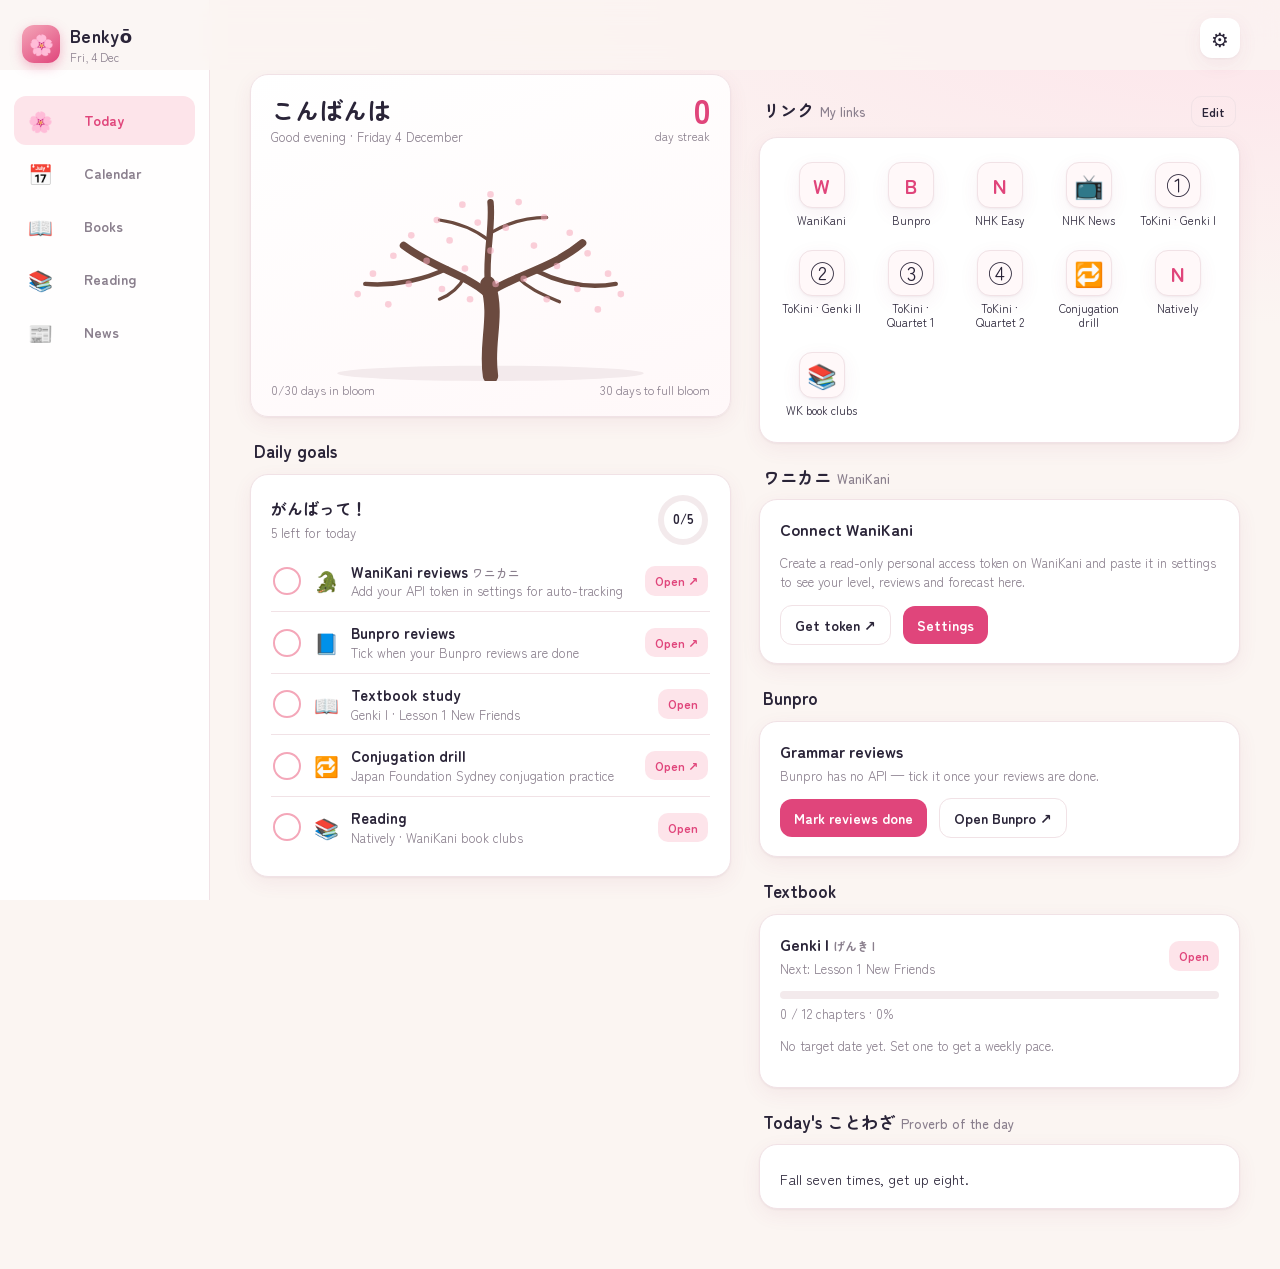
<file: index.html>
<!doctype html>
<html lang="en">
<head>
  <meta charset="utf-8">
  <meta name="viewport" content="width=device-width, initial-scale=1, viewport-fit=cover">
  <title>Benkyō</title>
  <meta name="description" content="Japanese study planner: WaniKani, Bunpro, Genki, Quartet, reading and news.">
  <meta name="theme-color" content="#fbf5f2" media="(prefers-color-scheme: light)">
  <meta name="theme-color" content="#15131f" media="(prefers-color-scheme: dark)">
  <meta name="apple-mobile-web-app-capable" content="yes">
  <meta name="mobile-web-app-capable" content="yes">
  <meta name="apple-mobile-web-app-status-bar-style" content="black-translucent">
  <meta name="apple-mobile-web-app-title" content="Benkyō">
  <link rel="manifest" href="manifest.webmanifest">
  <link rel="apple-touch-icon" href="icons/apple-touch-icon.png">
  <link rel="icon" href="icons/icon-192.png">
  <link rel="preconnect" href="https://fonts.googleapis.com">
  <link rel="preconnect" href="https://fonts.gstatic.com" crossorigin>
  <link rel="stylesheet" href="https://fonts.googleapis.com/css2?family=Zen+Maru+Gothic:wght@400;500;700&display=swap">
  <link rel="stylesheet" href="css/style.css">
</head>
<body>
  <header class="topbar">
    <div class="brand">
      <span class="brand-mark">🌸</span>
      <div>
        <div class="brand-title">Benkyō</div>
        <div class="brand-date" id="today-label"></div>
      </div>
    </div>
    <div class="top-actions">
      <span class="pill" id="sync-badge" hidden></span>
      <button class="btn small" id="install-btn" data-action="install" hidden>⬇ Install app</button>
      <button class="icon-btn" data-action="open-settings" aria-label="Settings">⚙︎</button>
    </div>
  </header>

  <main id="view" tabindex="-1"></main>

  <nav class="tabbar" aria-label="Sections">
    <button data-tab="today"><span class="tab-ja"></span><span class="tab-en">Today</span></button>
    <button data-tab="calendar"><span class="tab-ja"></span><span class="tab-en">Calendar</span></button>
    <button data-tab="books"><span class="tab-ja"></span><span class="tab-en">Books</span></button>
    <button data-tab="reading"><span class="tab-ja"></span><span class="tab-en">Reading</span></button>
    <button data-tab="news"><span class="tab-ja"></span><span class="tab-en">News</span></button>
  </nav>

  <div class="sheet-backdrop" id="sheet-backdrop" hidden></div>
  <section class="sheet" id="sheet" hidden aria-modal="true" role="dialog"></section>
  <div class="toast" id="toast" hidden></div>

  <script type="module" src="js/app.js"></script>
</body>
</html>
</file>
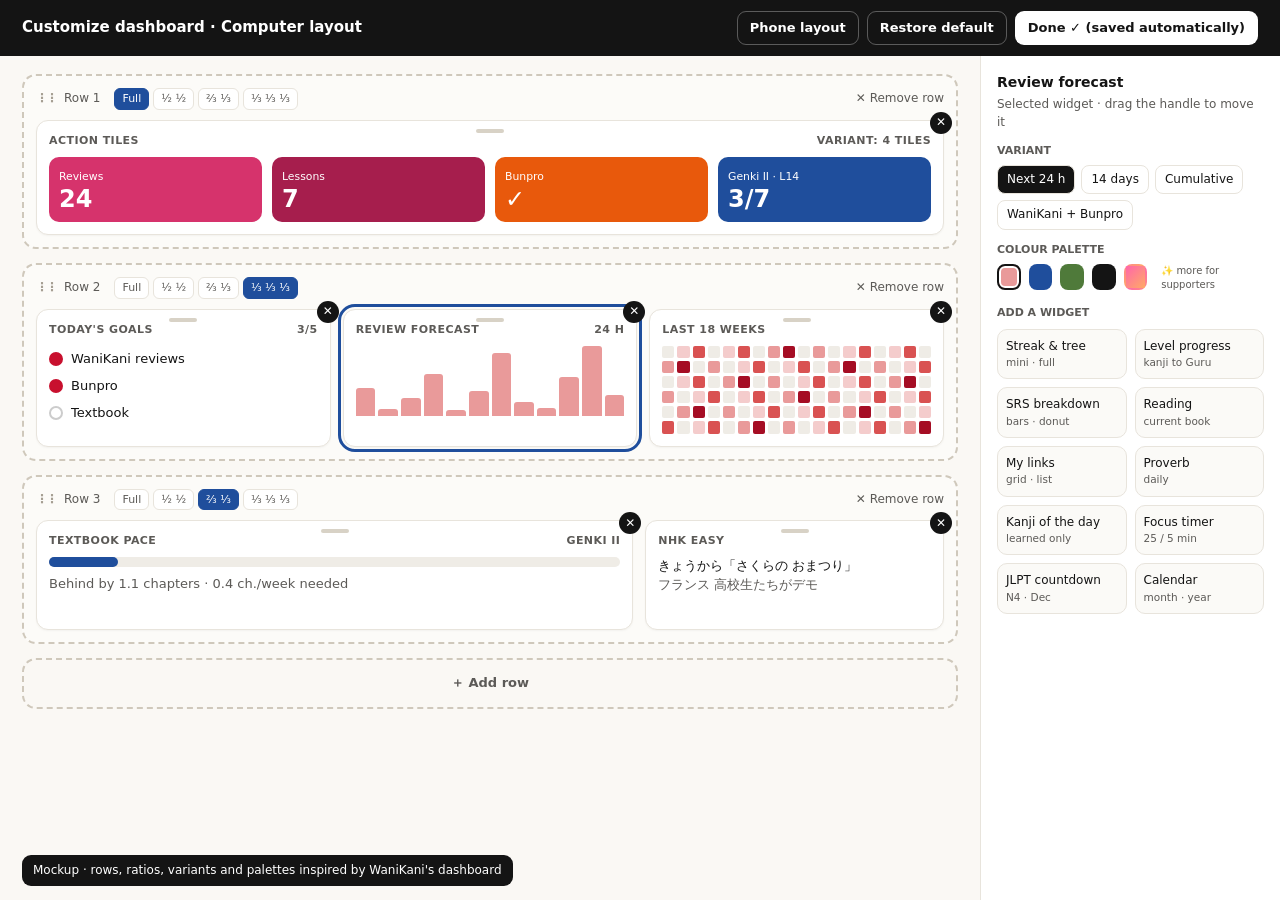
<file: docs/maquettes/source/customize-desktop.html>
<!doctype html>
<html lang="en"><head><meta charset="utf-8"><title>Customize dashboard</title>
<style>
  :root { --bg:#faf8f4; --card:#fff; --ink:#141414; --muted:#5c5a57; --line:#e8e4dc; --red:#c8102e; --wk:#d6336c; --bp:#e8590c; --book:#1f4e9c; --sel:#1f4e9c; }
  * { box-sizing:border-box; }
  body { margin:0; background:var(--bg); color:var(--ink); font:13px/1.45 -apple-system, "Segoe UI", system-ui, sans-serif; }
  .top { height:56px; display:flex; align-items:center; justify-content:space-between; padding:0 22px; background:var(--ink); color:#fff; }
  .top b { font-size:15px; } .top .btns { display:flex; gap:8px; }
  .btn { border-radius:9px; padding:7px 12px; font-weight:600; border:1px solid rgba(255,255,255,.3); }
  .btn.solid { background:#fff; color:var(--ink); }
  .wrap { display:grid; grid-template-columns:1fr 300px; height:calc(100vh - 56px); }
  .canvas { padding:18px 22px; overflow:hidden; }
  .row { position:relative; border:2px dashed #cfc8bb; border-radius:14px; padding:12px; margin-bottom:14px; background:rgba(255,255,255,.4); }
  .row-bar { display:flex; align-items:center; gap:8px; margin-bottom:10px; color:var(--muted); font-size:12px; }
  .grip { letter-spacing:-2px; font-weight:700; color:#a59e92; cursor:grab; }
  .ratio { display:flex; gap:4px; margin-left:6px; }
  .ratio span { border:1px solid var(--line); background:#fff; border-radius:6px; padding:2px 7px; font-size:11px; }
  .ratio .on { background:var(--sel); color:#fff; border-color:var(--sel); }
  .row-bar .del { margin-left:auto; }
  .cells { display:grid; gap:12px; }
  .w { position:relative; background:var(--card); border:1px solid var(--line); border-radius:12px; padding:12px; min-height:110px; box-shadow:0 1px 2px rgba(0,0,0,.04); }
  .w.sel { outline:3px solid var(--sel); outline-offset:2px; }
  .w h4 { margin:0 0 8px; font-size:11px; text-transform:uppercase; letter-spacing:.04em; color:var(--muted); display:flex; justify-content:space-between; }
  .w .x { position:absolute; top:-9px; right:-9px; width:22px; height:22px; border-radius:50%; background:var(--ink); color:#fff; display:grid; place-items:center; font-size:12px; }
  .w .h { position:absolute; top:8px; left:50%; transform:translateX(-50%); width:28px; height:4px; border-radius:4px; background:#d8d2c6; }
  .tiles { display:grid; grid-template-columns:repeat(4,1fr); gap:10px; }
  .t { border-radius:10px; padding:10px; color:#fff; } .t b { display:block; font-size:24px; line-height:1.1; }
  .bars { display:flex; align-items:flex-end; gap:3px; height:70px; } .bars i { flex:1; background:#e99a9a; border-radius:3px 3px 0 0; }
  .goal { display:flex; gap:8px; align-items:center; padding:4px 0; } .goal i { width:14px; height:14px; border-radius:50%; border:2px solid #ccc; } .goal i.on { background:var(--red); border-color:var(--red); }
  .heat { display:grid; grid-template-columns:repeat(18,1fr); gap:3px; } .heat i { aspect-ratio:1; border-radius:2px; }
  .add { border:2px dashed #cfc8bb; border-radius:14px; padding:14px; text-align:center; color:var(--muted); font-weight:600; }
  aside { border-left:1px solid var(--line); background:#fff; padding:16px; overflow:hidden; }
  aside h3 { margin:0 0 4px; font-size:14px; } aside .sub { color:var(--muted); font-size:12px; margin-bottom:12px; }
  .field { margin:12px 0; } .field label { display:block; font-size:11px; font-weight:700; color:var(--muted); text-transform:uppercase; margin-bottom:6px; }
  .opts { display:flex; flex-wrap:wrap; gap:6px; } .opts span { border:1px solid var(--line); border-radius:8px; padding:5px 9px; font-size:12px; } .opts .on { background:var(--ink); color:#fff; }
  .sw { display:flex; gap:8px; } .sw i { width:26px; height:26px; border-radius:8px; display:block; border:2px solid transparent; } .sw i.on { border-color:var(--ink); box-shadow:inset 0 0 0 2px #fff; }
  .lock { font-size:10px; color:var(--muted); margin-left:6px; }
  .cat { display:grid; grid-template-columns:1fr 1fr; gap:8px; margin-top:8px; } .cat div { border:1px solid var(--line); border-radius:10px; padding:8px; font-size:12px; background:#fbfaf7; }
  .cat div small { display:block; color:var(--muted); font-size:10.5px; }
  .tip { position:fixed; left:22px; bottom:14px; background:var(--ink); color:#fff; padding:7px 11px; border-radius:9px; font-size:12px; }
</style></head><body>
<div class="top"><b>Customize dashboard · Computer layout</b>
  <div class="btns"><span class="btn">Phone layout</span><span class="btn">Restore default</span><span class="btn solid">Done ✓ (saved automatically)</span></div></div>
<div class="wrap">
  <section class="canvas">
    <div class="row">
      <div class="row-bar"><span class="grip">⋮⋮</span> Row 1 <span class="ratio"><span class="on">Full</span><span>½ ½</span><span>⅔ ⅓</span><span>⅓ ⅓ ⅓</span></span><span class="del">✕ Remove row</span></div>
      <div class="cells" style="grid-template-columns:1fr"><div class="w"><span class="h"></span><span class="x">✕</span><h4>Action tiles <span>variant: 4 tiles</span></h4>
        <div class="tiles"><div class="t" style="background:var(--wk)"><small>Reviews</small><b>24</b></div><div class="t" style="background:#a61e4d"><small>Lessons</small><b>7</b></div><div class="t" style="background:var(--bp)"><small>Bunpro</small><b>✓</b></div><div class="t" style="background:var(--book)"><small>Genki II · L14</small><b>3/7</b></div></div></div></div>
    </div>
    <div class="row">
      <div class="row-bar"><span class="grip">⋮⋮</span> Row 2 <span class="ratio"><span>Full</span><span>½ ½</span><span>⅔ ⅓</span><span class="on">⅓ ⅓ ⅓</span></span><span class="del">✕ Remove row</span></div>
      <div class="cells" style="grid-template-columns:1fr 1fr 1fr">
        <div class="w"><span class="h"></span><span class="x">✕</span><h4>Today's goals <span>3/5</span></h4>
          <div class="goal"><i class="on"></i>WaniKani reviews</div><div class="goal"><i class="on"></i>Bunpro</div><div class="goal"><i></i>Textbook</div></div>
        <div class="w sel"><span class="h"></span><span class="x">✕</span><h4>Review forecast <span>24 h</span></h4>
          <div class="bars"><i style="height:40%"></i><i style="height:10%"></i><i style="height:25%"></i><i style="height:60%"></i><i style="height:8%"></i><i style="height:35%"></i><i style="height:90%"></i><i style="height:20%"></i><i style="height:12%"></i><i style="height:55%"></i><i style="height:100%"></i><i style="height:30%"></i></div></div>
        <div class="w"><span class="h"></span><span class="x">✕</span><h4>Last 18 weeks</h4><div class="heat" id="heat"></div></div>
      </div>
    </div>
    <div class="row">
      <div class="row-bar"><span class="grip">⋮⋮</span> Row 3 <span class="ratio"><span>Full</span><span>½ ½</span><span class="on">⅔ ⅓</span><span>⅓ ⅓ ⅓</span></span><span class="del">✕ Remove row</span></div>
      <div class="cells" style="grid-template-columns:2fr 1fr">
        <div class="w"><span class="h"></span><span class="x">✕</span><h4>Textbook pace <span>Genki II</span></h4><div style="height:10px;background:#efece6;border-radius:9px"><div style="width:12%;height:100%;background:var(--book);border-radius:9px"></div></div><p style="color:var(--muted);margin:8px 0 0">Behind by 1.1 chapters · 0.4 ch./week needed</p></div>
        <div class="w"><span class="h"></span><span class="x">✕</span><h4>NHK Easy</h4><div>きょうから「さくらの おまつり」</div><div style="color:var(--muted)">フランス 高校生たちがデモ</div></div>
      </div>
    </div>
    <div class="add">＋ Add row</div>
  </section>
  <aside>
    <h3>Review forecast</h3><div class="sub">Selected widget · drag the handle to move it</div>
    <div class="field"><label>Variant</label><div class="opts"><span class="on">Next 24 h</span><span>14 days</span><span>Cumulative</span><span>WaniKani + Bunpro</span></div></div>
    <div class="field"><label>Colour palette</label><div class="sw"><i class="on" style="background:#e99a9a"></i><i style="background:#1f4e9c"></i><i style="background:#4f7a3a"></i><i style="background:#141414"></i><i style="background:linear-gradient(135deg,#f6a,#fa6)"></i><span class="lock">✨ more for supporters</span></div></div>
    <div class="field"><label>Add a widget</label>
      <div class="cat">
        <div>Streak &amp; tree<small>mini · full</small></div><div>Level progress<small>kanji to Guru</small></div>
        <div>SRS breakdown<small>bars · donut</small></div><div>Reading<small>current book</small></div>
        <div>My links<small>grid · list</small></div><div>Proverb<small>daily</small></div>
        <div>Kanji of the day<small>learned only</small></div><div>Focus timer<small>25 / 5 min</small></div>
        <div>JLPT countdown<small>N4 · Dec</small></div><div>Calendar<small>month · year</small></div>
      </div></div>
  </aside>
</div>
<div class="tip">Mockup · rows, ratios, variants and palettes inspired by WaniKani's dashboard</div>
<script>
  document.getElementById('heat').innerHTML = Array.from({ length: 108 }, (_, i) => { const v = (i * 37) % 11; return `<i style="background:${['#efece6','#efece6','#f4cccc','#e99a9a','#d95252','#a50d24'][Math.min(5, v >> 1)]}"></i>`; }).join('');
</script>
</body></html>
</file>
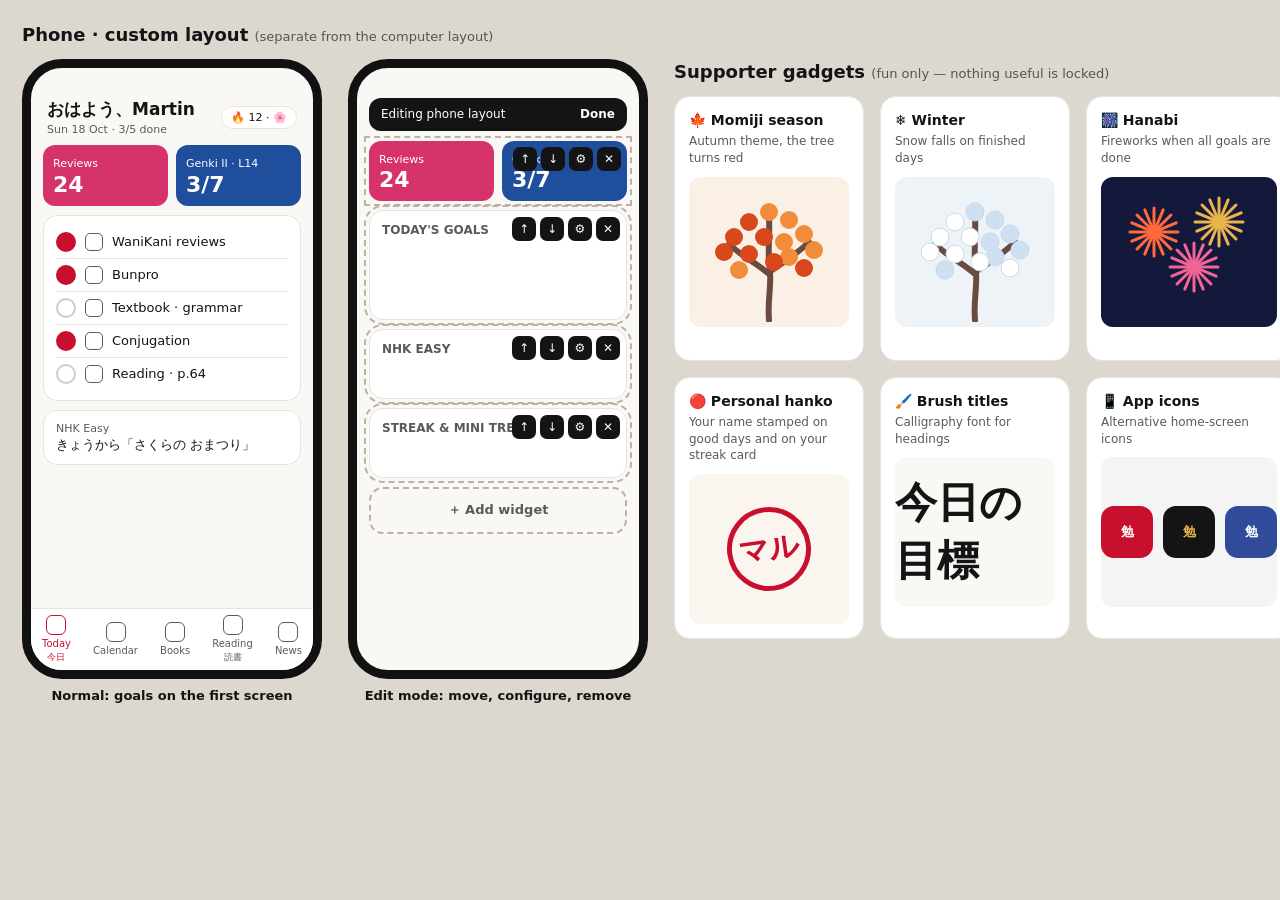
<file: docs/maquettes/source/phone-and-gadgets.html>
<!doctype html>
<html lang="en"><head><meta charset="utf-8"><title>Phone dashboard and supporter gadgets</title>
<style>
  :root { --bg:#faf8f4; --card:#fff; --ink:#141414; --muted:#5c5a57; --line:#e8e4dc; --red:#c8102e; --wk:#d6336c; --bp:#e8590c; --book:#1f4e9c; }
  * { box-sizing:border-box; }
  body { margin:0; background:#dcd8d0; font:13px/1.4 -apple-system, "Segoe UI", system-ui, sans-serif; color:var(--ink); padding:22px; }
  h2 { margin:0 0 12px; font-size:18px; } h2 small { font-weight:400; color:#555; font-size:13px; }
  .phones { display:flex; gap:26px; margin-bottom:30px; align-items:flex-start; }
  .phone { width:300px; height:620px; border-radius:40px; background:var(--bg); border:9px solid #111; overflow:hidden; position:relative; }
  .cap { text-align:center; font-weight:700; margin-top:8px; }
  .status { height:30px; } .hdr { padding:0 16px 8px; display:flex; justify-content:space-between; align-items:center; }
  .hdr b { font-size:17px; } .pill { border:1px solid var(--line); background:#fff; border-radius:999px; padding:3px 9px; font-size:11px; }
  .pad { padding:0 12px; }
  .card { background:#fff; border:1px solid var(--line); border-radius:14px; padding:10px 12px; margin-bottom:9px; }
  .tiles { display:grid; grid-template-columns:1fr 1fr; gap:8px; margin-bottom:9px; }
  .t { border-radius:12px; padding:9px 10px; color:#fff; } .t b { display:block; font-size:22px; line-height:1.1; } .t small { font-size:11px; }
  .goal { display:flex; gap:9px; align-items:center; padding:6px 0; border-bottom:1px solid var(--line); font-size:13px; } .goal:last-child { border:0; }
  .goal i { width:20px; height:20px; border-radius:50%; border:2px solid #ccc; flex:none; } .goal i.on { background:var(--red); border-color:var(--red); }
  .ico { width:18px; height:18px; border:1.8px solid var(--muted); border-radius:5px; flex:none; }
  .mini { display:flex; justify-content:space-between; align-items:center; } .mini b { font-size:22px; color:var(--red); }
  .tab { position:absolute; bottom:0; left:0; right:0; height:62px; background:#fff; border-top:1px solid var(--line); display:flex; justify-content:space-around; align-items:center; font-size:10px; color:var(--muted); }
  .tab div { text-align:center; } .tab i { display:block; width:20px; height:20px; border:1.8px solid currentColor; border-radius:6px; margin:0 auto 2px; } .tab .on { color:var(--red); } .tab .ja { display:block; font-size:9px; }
  .edit .card, .edit .tiles { outline:2px dashed #b9b2a5; outline-offset:3px; position:relative; }
  .ctl { position:absolute; right:6px; top:6px; display:flex; gap:4px; } .ctl span { width:24px; height:24px; border-radius:7px; background:var(--ink); color:#fff; display:grid; place-items:center; font-size:12px; }
  .addw { border:2px dashed #b9b2a5; border-radius:14px; padding:12px; text-align:center; color:var(--muted); font-weight:600; margin:0 12px; }
  .editbar { background:var(--ink); color:#fff; margin:0 12px 10px; border-radius:12px; padding:8px 12px; display:flex; justify-content:space-between; font-size:12px; }
  .gadgets { display:grid; grid-template-columns:repeat(4,1fr); gap:16px; }
  .g { background:#fff; border-radius:16px; padding:14px; border:1px solid var(--line); }
  .g h4 { margin:0 0 2px; font-size:14px; } .g p { margin:0 0 10px; color:var(--muted); font-size:12px; }
  .scene { height:150px; border-radius:12px; position:relative; overflow:hidden; display:grid; place-items:center; }
  .hanko { width:84px; height:84px; border-radius:50%; border:5px solid #c8102e; color:#c8102e; display:grid; place-items:center; font-size:30px; font-weight:800; transform:rotate(-8deg); font-family:"Hiragino Mincho ProN", serif; }
  .lockbar { margin-top:8px; font-size:11px; color:#8a5a00; background:#fff4d6; border-radius:8px; padding:4px 8px; display:inline-block; }
</style></head><body>
<h2>Phone · custom layout <small>(separate from the computer layout)</small></h2>
<div class="phones">
  <div><div class="phone"><div class="status"></div>
    <div class="hdr"><div><b>おはよう、Martin</b><div style="color:var(--muted);font-size:11px">Sun 18 Oct · 3/5 done</div></div><span class="pill">🔥 12 · 🌸</span></div>
    <div class="pad">
      <div class="tiles"><div class="t" style="background:var(--wk)"><small>Reviews</small><b>24</b></div><div class="t" style="background:var(--book)"><small>Genki II · L14</small><b>3/7</b></div></div>
      <div class="card"><div class="goal"><i class="on"></i><span class="ico"></span>WaniKani reviews</div><div class="goal"><i class="on"></i><span class="ico"></span>Bunpro</div><div class="goal"><i></i><span class="ico"></span>Textbook · grammar</div><div class="goal"><i class="on"></i><span class="ico"></span>Conjugation</div><div class="goal"><i></i><span class="ico"></span>Reading · p.64</div></div>
      <div class="card mini"><div><div style="font-size:11px;color:var(--muted)">NHK Easy</div><div>きょうから「さくらの おまつり」</div></div></div>
    </div>
    <div class="tab"><div class="on"><i></i>Today<span class="ja">今日</span></div><div><i></i>Calendar</div><div><i></i>Books</div><div><i></i>Reading<span class="ja">読書</span></div><div><i></i>News</div></div>
  </div><div class="cap">Normal: goals on the first screen</div></div>

  <div><div class="phone edit"><div class="status"></div>
    <div class="editbar"><span>Editing phone layout</span><b>Done</b></div>
    <div class="pad">
      <div class="tiles"><div class="t" style="background:var(--wk)"><small>Reviews</small><b>24</b></div><div class="t" style="background:var(--book)"><small>Genki II</small><b>3/7</b></div><div class="ctl"><span>↑</span><span>↓</span><span>⚙</span><span>✕</span></div></div>
      <div class="card" style="height:110px"><b style="font-size:12px;color:var(--muted)">TODAY'S GOALS</b><div class="ctl"><span>↑</span><span>↓</span><span>⚙</span><span>✕</span></div></div>
      <div class="card" style="height:70px"><b style="font-size:12px;color:var(--muted)">NHK EASY</b><div class="ctl"><span>↑</span><span>↓</span><span>⚙</span><span>✕</span></div></div>
      <div class="card" style="height:70px"><b style="font-size:12px;color:var(--muted)">STREAK &amp; MINI TREE</b><div class="ctl"><span>↑</span><span>↓</span><span>⚙</span><span>✕</span></div></div>
    </div>
    <div class="addw">＋ Add widget</div>
  </div><div class="cap">Edit mode: move, configure, remove</div></div>

  <div style="flex:1">
    <h2>Supporter gadgets <small>(fun only — nothing useful is locked)</small></h2>
    <div class="gadgets">
      <div class="g"><h4>🍁 Momiji season</h4><p>Autumn theme, the tree turns red</p><div class="scene" style="background:#fbf0e6">%TREE:#d9481c,#f08c3a%</div></div>
      <div class="g"><h4>❄️ Winter</h4><p>Snow falls on finished days</p><div class="scene" style="background:#eef3f8">%TREE:#ffffff,#cfe0f2%</div></div>
      <div class="g"><h4>🎆 Hanabi</h4><p>Fireworks when all goals are done</p><div class="scene" style="background:#14183a">%FIRE%</div></div>
      <div class="g"><h4>🎋 Other companions</h4><p>Bamboo, wisteria, plum… or a tanuki</p><div class="scene" style="background:#f3f6ec">%BAMBOO%</div></div>
      <div class="g"><h4>🔴 Personal hanko</h4><p>Your name stamped on good days and on your streak card</p><div class="scene" style="background:#faf6ef"><div class="hanko">マル</div></div></div>
      <div class="g"><h4>🖌️ Brush titles</h4><p>Calligraphy font for headings</p><div class="scene" style="background:#faf8f4;font-family:'Hiragino Mincho ProN',serif;font-size:42px;font-weight:700">今日の目標</div></div>
      <div class="g"><h4>📱 App icons</h4><p>Alternative home-screen icons</p><div class="scene" style="background:#f4f4f4;display:flex;gap:10px;justify-content:center"><span style="width:52px;height:52px;border-radius:13px;background:#c8102e;display:grid;place-items:center;color:#fff;font-weight:800">勉</span><span style="width:52px;height:52px;border-radius:13px;background:#141414;display:grid;place-items:center;color:#e9b44c;font-weight:800">勉</span><span style="width:52px;height:52px;border-radius:13px;background:#2f4b9a;display:grid;place-items:center;color:#fff;font-weight:800">勉</span></div></div>
      <div class="g"><h4>☕ Supporter</h4><p>Pay what you want, once or monthly</p><div class="scene" style="background:#fff8ea;text-align:center"><div><div style="font-size:34px">☕</div><b>Thank you!</b><br><span class="lockbar">from €1.50 / month · or a one-off tip</span></div></div></div>
    </div>
  </div>
</div>
<script>
  function tree(c1, c2) {
    const spots = [[80,30],[60,40],[100,38],[45,55],[115,52],[75,55],[95,60],[35,70],[125,68],[60,72],[100,75],[85,80],[50,88],[115,86]];
    return `<svg width="160" height="140" viewBox="0 0 160 140"><path d="M80 138 C78 115 84 100 80 80 M80 92 C66 80 52 74 40 62 M80 90 C95 80 108 72 120 60 M80 80 C79 62 81 48 80 34" stroke="#6b4a3f" stroke-width="6" fill="none" stroke-linecap="round"/>${spots.map(([x,y],i)=>`<circle cx="${x}" cy="${y}" r="9" fill="${i%2?c1:c2}" stroke="${c1==='#ffffff'?'#c8d8ea':'none'}"/>`).join('')}</svg>`;
  }
  const fire = `<svg width="170" height="140" viewBox="0 0 170 140">${[[50,50,'#ff6a3d'],[115,40,'#e9b44c'],[90,85,'#f06595']].map(([x,y,c])=>Array.from({length:16},(_,i)=>{const a=i*Math.PI/8;return `<line x1="${x}" y1="${y}" x2="${x+Math.cos(a)*24}" y2="${y+Math.sin(a)*24}" stroke="${c}" stroke-width="3" stroke-linecap="round"/>`}).join('')).join('')}</svg>`;
  const bamboo = `<svg width="160" height="140" viewBox="0 0 160 140">${[50,80,110].map((x,i)=>`<rect x="${x-5}" y="${20+i*8}" width="10" height="${120-i*8}" rx="4" fill="#6f9a4d"/>${[45,75,105].map(y=>`<rect x="${x-6}" y="${y}" width="12" height="3" fill="#3f6a2b"/>`).join('')}<path d="M${x} ${30+i*8} q 20 -10 34 -2" stroke="#4f7a3a" stroke-width="5" fill="none" stroke-linecap="round"/>`).join('')}</svg>`;
  document.body.innerHTML = document.body.innerHTML
    .replace('%TREE:#d9481c,#f08c3a%', tree('#d9481c', '#f08c3a'))
    .replace('%TREE:#ffffff,#cfe0f2%', tree('#ffffff', '#cfe0f2'))
    .replace('%FIRE%', fire).replace('%BAMBOO%', bamboo);
</script>
</body></html>
</file>
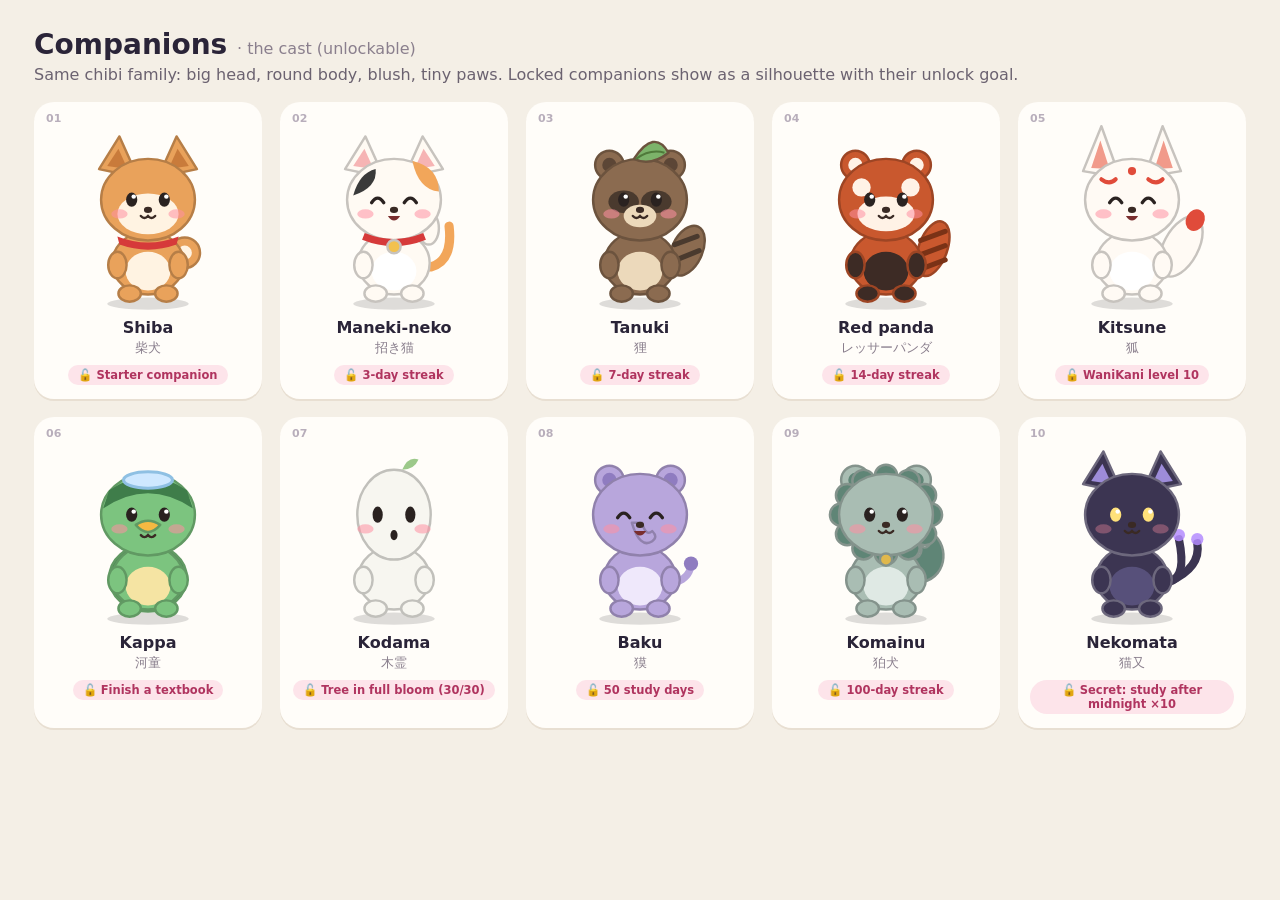
<file: docs/maquettes/source/studio.html>
<!doctype html>
<html lang="en"><head><meta charset="utf-8"><title>Benkyō companions studio</title>
<style>
  body { margin:0; font-family:-apple-system,"Segoe UI","Hiragino Sans",system-ui,sans-serif; color:#2a2438; background:#f4efe6; }
  .board { padding:28px 34px; }
  h1 { margin:0 0 4px; font-size:28px; } h1 small { font-weight:500; color:#8a7f8d; font-size:16px; }
  .sub { color:#6b6270; margin-bottom:18px; }
  .grid5 { display:grid; grid-template-columns:repeat(5,1fr); gap:18px; }
  .card { background:#fffdf9; border-radius:20px; padding:12px 12px 14px; box-shadow:0 2px 0 #e8dfd2; text-align:center; position:relative; }
  .card svg { width:100%; height:auto; display:block; }
  .card b { display:block; font-size:16px; } .card .ja { color:#8a7f8d; font-size:13px; }
  .unlock { margin-top:8px; display:inline-block; font-size:11.5px; background:#fde4ea; color:#b0345f; border-radius:999px; padding:3px 10px; font-weight:600; }
  .num { position:absolute; top:10px; left:12px; font-size:11px; color:#b8aebb; font-weight:700; }
  .row { display:flex; gap:16px; align-items:flex-end; }
  .panel { background:#fffdf9; border-radius:18px; padding:12px; box-shadow:0 2px 0 #e8dfd2; }
  .panel h3 { margin:2px 4px 8px; font-size:14px; color:#6b6270; text-transform:uppercase; letter-spacing:.05em; }
  .lbl { text-align:center; font-size:12px; color:#6b6270; margin-top:-2px; }
  .sw { display:flex; gap:10px; } .sw div { text-align:center; font-size:11px; color:#6b6270; } .sw i { display:block; width:46px; height:46px; border-radius:12px; margin-bottom:4px; border:1px solid #e8dfd2; }
  .notes { font-size:13px; line-height:1.5; color:#4a4250; } .notes li { margin-bottom:3px; }
  .styles { display:grid; grid-template-columns:repeat(3,1fr); gap:20px; }
  .styles .panel { padding:10px; } .styles canvas, .styles svg { width:100%; display:block; border-radius:12px; image-rendering:pixelated; }
  .styles .cap { margin:10px 6px 4px; } .styles .cap b { font-size:17px; } .styles .cap div { color:#6b6270; font-size:13px; }
</style></head>
<body><div id="root"></div>
<script type="module">
import { CAST, companion, blossomTree, lantern, torii, pond, house } from './chars.js';
const q = new URLSearchParams(location.search);
const board = q.get('board') || 'lineup';
const root = document.getElementById('root');
const svg = (w, h, inner, extra = '') => `<svg viewBox="0 0 ${w} ${h}" xmlns="http://www.w3.org/2000/svg" ${extra}>${inner}</svg>`;

function scene(style, { season = 'spring', items = 5, t = 0, char = 'shiba', expr = 'happy' } = {}) {
  const sky = { spring: '#fdeef2', summer: '#e8f4fb', autumn: '#fbeee2', winter: '#eef2f7' }[season];
  const ground = { spring: '#cfe3b4', summer: '#b8d99a', autumn: '#e3cf9e', winter: '#f5f7fa' }[season];
  const bloom = { spring: ['#f4a7b9', '#e0457b'], summer: ['#9fd08a', '#5c9a4a'], autumn: ['#e8743b', '#b8401c'], winter: ['#ffffff', '#c8d8ea'] }[season];
  let s = `${style === 'ukiyo' ? '' : `<rect width="480" height="360" fill="${sky}"/>`}<ellipse cx="240" cy="372" rx="320" ry="90" fill="${style === 'ukiyo' ? '#c9c79a' : ground}"/>`;
  if (items >= 4) s += torii(392, 196, 0.9, style);
  if (items >= 3) s += pond(330, 312, 1);
  if (items >= 5) s += house(92, 214, 0.9);
  s += blossomTree(150, 104, 1.45, { color: bloom[0], center: bloom[1], style, blooms: items >= 1 ? 14 : 0 });
  if (items >= 2) s += lantern(70, 236, 0.9, style);
  if (season === 'winter') for (let i = 0; i < 40; i++) s += `<circle cx="${(i * 97) % 480}" cy="${((i * 53) % 300) + t * 40}" r="${2 + (i % 3)}" fill="#fff" opacity=".9"/>`;
  if (season === 'summer') for (let i = 0; i < 10; i++) s += `<circle cx="${(i * 131) % 480}" cy="${200 + ((i * 41) % 90)}" r="3" fill="#fff59a" opacity="${0.4 + 0.5 * Math.abs(Math.sin(t * 6 + i))}"/>`;
  s += companion(char, { x: 186, y: 186, scale: 0.78, expr, style, bob: Math.sin(t * Math.PI * 2) * 2, tailWag: Math.sin(t * Math.PI * 4) * 14 });
  return s;
}

function ukiyoWrap(inner) {
  return `<defs><filter id="paper" x="0" y="0" width="100%" height="100%"><feTurbulence type="fractalNoise" baseFrequency=".8" numOctaves="3"/><feColorMatrix type="matrix" values="0 0 0 0 .42  0 0 0 0 .3  0 0 0 0 .16  0 0 0 -1.4 .62"/></filter>
    <filter id="mute"><feColorMatrix type="matrix" values=".92 .08 0 0 0  .04 .88 .06 0 0  .02 .1 .78 0 0  0 0 0 1 0"/></filter>
    <pattern id="wave" width="40" height="20" patternUnits="userSpaceOnUse"><rect width="40" height="20" fill="#2f4b7a"/>${[16, 11, 6].map((r) => `<circle cx="20" cy="20" r="${r}" fill="none" stroke="#e9e1cf" stroke-width="2"/><circle cx="0" cy="20" r="${r}" fill="none" stroke="#e9e1cf" stroke-width="2"/><circle cx="40" cy="20" r="${r}" fill="none" stroke="#e9e1cf" stroke-width="2"/>`).join('')}</pattern></defs>
    <g filter="url(#mute)"><rect width="480" height="360" fill="#efe3c8"/><circle cx="380" cy="80" r="42" fill="#c8402e"/><path d="M0 70 q60 -20 120 0 t120 0 t120 0 t120 0 v14 h-480z" fill="#e7d6b0"/>${inner}<rect y="330" width="480" height="30" fill="url(#wave)"/></g>
    <rect width="480" height="360" fill="#fff" filter="url(#paper)" opacity=".5"/><rect x="430" y="14" width="34" height="60" fill="#c8402e"/><text x="447" y="38" font-size="16" fill="#fff" text-anchor="middle" font-family="serif">勉</text><text x="447" y="60" font-size="16" fill="#fff" text-anchor="middle" font-family="serif">強</text>`;
}

async function toPixel(svgText, w, h, px) {
  const img = new Image();
  img.src = 'data:image/svg+xml;charset=utf-8,' + encodeURIComponent(svgText);
  await img.decode();
  const ph = Math.round(px * h / w);
  const small = document.createElement('canvas'); small.width = px; small.height = ph;
  const sx = small.getContext('2d'); sx.imageSmoothingEnabled = false; sx.drawImage(img, 0, 0, px, ph);
  // posterize colours for a limited palette look
  const d = sx.getImageData(0, 0, px, ph);
  for (let i = 0; i < d.data.length; i += 4) for (let k = 0; k < 3; k++) d.data[i + k] = Math.min(255, Math.round(d.data[i + k] / 16) * 16);
  sx.putImageData(d, 0, 0);
  const big = document.createElement('canvas'); big.width = w * 2; big.height = h * 2;
  const bx = big.getContext('2d'); bx.imageSmoothingEnabled = false; bx.drawImage(small, 0, 0, w * 2, h * 2);
  return big;
}

// ---------- pixel art with black outlines ----------
const OUTLINE = [27, 21, 32];
async function rasterize(markup, w, h, pw) {
  const img = new Image();
  img.src = 'data:image/svg+xml;charset=utf-8,' + encodeURIComponent(`<svg xmlns="http://www.w3.org/2000/svg" viewBox="0 0 ${w} ${h}" width="${w}" height="${h}">${markup}</svg>`);
  await img.decode();
  const ph = Math.round(pw * h / w);
  const c = document.createElement('canvas'); c.width = pw; c.height = ph;
  const x = c.getContext('2d'); x.imageSmoothingEnabled = true; x.drawImage(img, 0, 0, pw, ph);
  return c;
}
// Limited palette: every pixel snaps to the nearest colour actually used in the drawing
// (plus outline black and white), so eyes, blush and markings stay crisp.
function paletteOf(markup) {
  const cols = new Set((markup.match(/#[0-9a-fA-F]{6}\b/g) || []).map((h) => h.toLowerCase()));
  cols.add('#ffffff'); cols.add('#1b1520');
  return [...cols].map((h) => [1, 3, 5].map((i) => parseInt(h.slice(i, i + 2), 16)));
}
function crisp(c, { outline = true, step = 20, palette = null } = {}) {
  const x = c.getContext('2d'); const d = x.getImageData(0, 0, c.width, c.height); const a = d.data;
  const W = c.width, H = c.height;
  for (let i = 0; i < a.length; i += 4) {
    a[i + 3] = a[i + 3] > 110 ? 255 : 0;
    if (!palette) for (let k = 0; k < 3; k++) a[i + k] = Math.min(255, Math.round(a[i + k] / step) * step);
  }
  if (palette) {
    // Nearest palette colour; pixels that are blends of two areas take the most common
    // clean colour among their neighbours instead (avoids stray off-colour pixels).
    const idx = new Int16Array(W * H).fill(-1); const far = new Uint8Array(W * H);
    for (let n = 0; n < W * H; n++) {
      const i = n * 4; if (!a[i + 3]) continue;
      let best = 0, bd = Infinity;
      palette.forEach((p, j) => { const dd = (p[0] - a[i]) ** 2 + (p[1] - a[i + 1]) ** 2 + (p[2] - a[i + 2]) ** 2; if (dd < bd) { bd = dd; best = j; } });
      idx[n] = best; far[n] = bd > 1600 ? 1 : 0;
    }
    for (let n = 0; n < W * H; n++) {
      if (idx[n] < 0) continue;
      let pick = idx[n];
      if (far[n]) {
        const count = {}; const px = n % W, py = (n / W) | 0;
        for (let dy = -1; dy <= 1; dy++) for (let dx = -1; dx <= 1; dx++) {
          const m = (py + dy) * W + px + dx; if (m < 0 || m >= W * H || idx[m] < 0 || far[m]) continue;
          count[idx[m]] = (count[idx[m]] || 0) + 1;
        }
        const ks = Object.keys(count); if (ks.length) pick = Number(ks.sort((u, v) => count[v] - count[u])[0]);
      }
      const i = n * 4; [a[i], a[i + 1], a[i + 2]] = palette[pick];
    }
  }
  if (outline) {
    const solid = (px, py) => px >= 0 && py >= 0 && px < W && py < H && a[(py * W + px) * 4 + 3] === 255;
    const edge = [];
    for (let py = 0; py < H; py++) for (let px = 0; px < W; px++) {
      if (!solid(px, py)) continue;
      if (!solid(px - 1, py) || !solid(px + 1, py) || !solid(px, py - 1) || !solid(px, py + 1)) edge.push((py * W + px) * 4);
    }
    for (const i of edge) { a[i] = OUTLINE[0]; a[i + 1] = OUTLINE[1]; a[i + 2] = OUTLINE[2]; }
  }
  x.putImageData(d, 0, 0);
  return c;
}
function upscale(c, k) {
  const b = document.createElement('canvas'); b.width = c.width * k; b.height = c.height * k;
  const x = b.getContext('2d'); x.imageSmoothingEnabled = false; x.drawImage(c, 0, 0, b.width, b.height);
  return b;
}
async function sprite(markup, { w = 200, h = 200, px = 56, k = 4, outline = true } = {}) {
  return upscale(crisp(await rasterize(markup, w, h, px), { outline, palette: paletteOf(markup) }), k);
}
async function pixelScene({ season = 'spring', items = 5, char = 'shiba', expr = 'happy', t = 0, px = 160 } = {}) {
  const sky = { spring: '#fde9ef', summer: '#e3f2fb', autumn: '#fbeadc', winter: '#e9eff7' }[season];
  const ground = { spring: '#bfe0a2', summer: '#a9d68b', autumn: '#e0c98f', winter: '#f4f7fb' }[season];
  const bloom = { spring: ['#f4a7b9', '#e0457b'], summer: ['#9fd08a', '#5c9a4a'], autumn: ['#e8743b', '#b8401c'], winter: ['#ffffff', '#c8d8ea'] }[season];
  const W = 480, H = 360, k = W * 2 / px;
  const out = document.createElement('canvas'); out.width = W * 2; out.height = H * 2;
  const o = out.getContext('2d'); o.imageSmoothingEnabled = false;
  const layer = async (m, outline) => o.drawImage(upscale(crisp(await rasterize(m, W, H, px), { outline, palette: paletteOf(m) }), k), 0, 0);
  await layer(`<rect width="480" height="360" fill="${sky}"/><ellipse cx="240" cy="372" rx="320" ry="90" fill="${ground}"/>`, false);
  if (items >= 5) await layer(house(92, 214, 0.9), true);
  if (items >= 4) await layer(torii(392, 196, 0.9), true);
  if (items >= 3) await layer(pond(410, 326, 0.9), true);
  const crown = { spring: '#fbd3de', summer: '#cde8b8', autumn: '#f6c08f', winter: '#eef4fb' }[season];
  await layer(blossomTree(150, 104, 1.45, { color: bloom[0], center: bloom[1], blooms: items >= 1 ? 14 : 0, canopy: crown }), true);
  if (items >= 2) await layer(lantern(70, 236, 0.9), true);
  await layer(companion(char, { x: 250, y: 196, scale: 0.74, expr, cute: true, bob: Math.round(Math.sin(t * Math.PI * 2) * 3), tailWag: Math.sin(t * Math.PI * 4) * 16 }), true);
  if (season === 'winter') for (let i = 0; i < 30; i++) { o.fillStyle = '#fff'; o.fillRect(Math.round(((i * 97) % 480) * 2 / k) * k, Math.round((((i * 53) % 300) + t * 40) * 2 / k) * k, k, k); }
  return out;
}

const boards = {
  lineup() {
    const ids = Object.keys(CAST);
    root.innerHTML = `<div class="board"><h1>Companions <small>· the cast (unlockable)</small></h1><div class="sub">Same chibi family: big head, round body, blush, tiny paws. Locked companions show as a silhouette with their unlock goal.</div>
      <div class="grid5">${ids.map((id, i) => `<div class="card"><span class="num">${String(i + 1).padStart(2, '0')}</span>${svg(200, 200, companion(id, { expr: i % 3 === 1 ? 'happy' : 'neutral' }))}<b>${CAST[id].name}</b><span class="ja">${CAST[id].ja}</span><br><span class="unlock">🔓 ${CAST[id].unlock}</span></div>`).join('')}</div></div>`;
  },
  sheet() {
    const id = q.get('char') || 'shiba';
    const c = CAST[id];
    const views = ['front', 'side', 'back'];
    const exprs = ['neutral', 'happy', 'sleepy', 'surprised', 'wink'];
    const cols = [[c.body, 'Body'], [c.belly, 'Belly / muzzle'], [c.inner, 'Ears'], ['#ff8fa3', 'Blush'], ['#d63a3a', 'Scarf'], ['#2a2220', 'Eyes']];
    root.innerHTML = `<div class="board"><h1>${c.name} ${c.ja} <small>· model sheet</small></h1><div class="sub">Reference for drawing and animating — proportions, turnaround, expressions, colours.</div>
      <div class="row" style="align-items:stretch">
        <div class="panel" style="flex:1.4"><h3>Turnaround</h3><div class="row">${views.map((v) => `<div style="flex:1">${svg(200, 200, companion(id, { view: v }))}<div class="lbl">${v}</div></div>`).join('')}</div></div>
        <div class="panel" style="flex:1"><h3>Proportions</h3>${svg(300, 200, `<line x1="0" y1="186" x2="300" y2="186" stroke="#d8cfc2"/>${[44, 124].map((y) => `<line x1="0" y1="${y}" x2="300" y2="${y}" stroke="#e8dfd2" stroke-dasharray="4 4"/>`).join('')}${companion(id, { x: 20, scale: 1 })}${lantern(250, 96, 1.05)}<text x="214" y="88" font-size="11" fill="#8a7f8d">stone lantern</text><text x="150" y="38" font-size="11" fill="#8a7f8d">← head ≈ ½ height</text>`)}</div>
      </div>
      <div class="panel" style="margin-top:16px"><h3>Expressions</h3><div class="row">${exprs.map((e) => `<div style="flex:1">${svg(200, 200, companion(id, { expr: e }))}<div class="lbl">${e}</div></div>`).join('')}</div></div>
      <div class="row" style="margin-top:16px;align-items:stretch">
        <div class="panel" style="flex:1"><h3>Palette</h3><div class="sw">${cols.map(([h, n]) => `<div><i style="background:${h}"></i>${n}<br>${h}</div>`).join('')}</div></div>
        <div class="panel notes" style="flex:1.3"><h3>Animation notes</h3><ul style="margin:0;padding-left:18px">
          <li><b>Idle</b>: breathe (2 px bob, 2 s), blink every 3–5 s, tail wag ±14°.</li>
          <li><b>Peek</b>: slides 60 % out from a card edge, looks left/right, ducks back (1.2 s).</li>
          <li><b>Celebrate</b>: hop + happy face when a goal is ticked.</li>
          <li><b>Sleepy</b>: after 22:00 or on a rest day, with “z z”.</li>
          <li>Never covers text or buttons; tap it and it runs away.</li></ul></div>
      </div></div>`;
  },
  async styles() {
    const flat = svg(480, 360, scene('flat'));
    const uk = svg(480, 360, ukiyoWrap(scene('ukiyo')));
    root.innerHTML = `<div class="board"><h1>Three art styles <small>· same scene, same shiba</small></h1><div class="sub">Pick one direction for companions and the garden.</div>
      <div class="styles">
        <div class="panel">${flat}<div class="cap"><b>A · Soft flat illustration</b><div>Matches the current blossom tree; crisp at any size, light to animate (SVG).</div></div></div>
        <div class="panel"><div id="px"></div><div class="cap"><b>B · Pixel art</b><div>Cosy retro game feel; tiny sprites, frame-by-frame animation is cheap.</div></div></div>
        <div class="panel">${uk}<div class="cap"><b>C · Ukiyo-e print</b><div>Ink outlines, washi paper, Edo palette, wave border; most “Japanese”, heavier detail.</div></div></div>
      </div></div>`;
    const cv = await toPixel(`<svg xmlns="http://www.w3.org/2000/svg" viewBox="0 0 480 360" width="480" height="360">${scene('flat')}</svg>`, 480, 360, 120);
    document.getElementById('px').appendChild(cv);
  },
  async pixellineup() {
    const ids = Object.keys(CAST);
    root.innerHTML = `<div class="board"><h1>Companions · pixel art <small>· cuter &amp; rounder, black outlines</small></h1><div class="sub">Big head, tiny body, sparkly eyes. Sprites are 56 px wide, shown ×4.</div>
      <div class="grid5">${ids.map((id, i) => `<div class="card"><span class="num">${String(i + 1).padStart(2, '0')}</span><div class="spr" data-id="${id}" data-i="${i}"></div><b>${CAST[id].name}</b><span class="ja">${CAST[id].ja}</span><br><span class="unlock">🔓 ${CAST[id].unlock}</span></div>`).join('')}</div></div>`;
    for (const el of document.querySelectorAll('.spr')) {
      const cv = await sprite(companion(el.dataset.id, { cute: true, expr: Number(el.dataset.i) % 3 === 1 ? 'happy' : 'neutral' }));
      cv.style.width = '100%'; cv.style.imageRendering = 'pixelated'; el.appendChild(cv);
    }
  },
  async starter() {
    const ids = ['shiba', 'neko', 'tanuki'];
    const blurb = { shiba: 'Loyal and cheerful. Wags when you finish a goal.', neko: 'Brings luck. Waves its paw at your streak.', tanuki: 'Playful trickster. Hides behind your widgets.' };
    root.innerHTML = `<div class="board" style="background:#fbf5f2;min-height:640px"><div style="text-align:center"><h1 style="font-size:26px">Choose your companion</h1><div class="sub">You can unlock the others by studying. 🌸</div></div>
      <div class="grid5" style="grid-template-columns:repeat(3,260px);justify-content:center">${ids.map((id, i) => `<div class="card" style="${i === 0 ? 'outline:4px solid #e0457b' : ''}"><div class="spr" data-id="${id}"></div><b>${CAST[id].name} <span class="ja">${CAST[id].ja}</span></b><div style="font-size:13px;color:#6b6270;margin-top:6px">${blurb[id]}</div></div>`).join('')}</div>
      <div style="text-align:center;margin-top:22px"><span style="background:#e0457b;color:#fff;font-weight:700;padding:12px 30px;border-radius:14px">Start with Shiba →</span></div></div>`;
    for (const el of document.querySelectorAll('.spr')) {
      const cv = await sprite(companion(el.dataset.id, { cute: true, expr: 'happy' }));
      cv.style.width = '100%'; cv.style.imageRendering = 'pixelated'; el.appendChild(cv);
    }
  },
  async pixelscene() {
    const cv = await pixelScene({});
    root.innerHTML = `<div class="board"><div class="panel" style="width:960px"></div></div>`;
    cv.style.width = '100%'; cv.style.borderRadius = '12px'; root.querySelector('.panel').appendChild(cv);
  },
  async pixelidle() {
    const t = Number(q.get('t') || 0);
    const ids = ['shiba', 'neko', 'tanuki', 'kappa', 'nekomata'];
    root.innerHTML = `<div class="board" style="padding:16px 22px"><div class="grid5" id="g"></div></div>`;
    const g = document.getElementById('g');
    for (const [k, id] of ids.entries()) {
      const blink = ((t + k * 0.21) % 1) < 0.07;
      const cv = await sprite(companion(id, { cute: true, blink, bob: Math.round(Math.sin((t + k * 0.1) * Math.PI * 2) * 3), tailWag: Math.round(Math.sin((t + k * 0.2) * Math.PI * 4) * 16), paw: id === 'neko' ? (Math.sin(t * Math.PI * 4) + 1) * 14 : 0 }), { k: 4 });
      cv.style.width = '100%'; const d = document.createElement('div'); d.className = 'card'; d.appendChild(cv);
      d.insertAdjacentHTML('beforeend', `<b>${CAST[id].name}</b>`); g.appendChild(d);
    }
  },
  async pixelgarden() {
    const t = Number(q.get('t') || 0);
    const steps = [[0, 'spring', 'Day 1'], [1, 'spring', '3-day streak · blossoms'], [2, 'spring', '7 days · lantern'], [3, 'summer', '14 days · koi pond'], [4, 'autumn', '30 days · torii'], [5, 'winter', 'Genki II done · tea house']];
    const i = Math.min(steps.length - 1, Math.floor(t * steps.length));
    const cv = await pixelScene({ items: steps[i][0], season: steps[i][1], t: (t * steps.length) % 1, expr: i === 5 ? 'happy' : 'neutral', px: 160 });
    root.innerHTML = `<div class="board" style="padding:14px"><div class="panel" style="width:480px"></div></div>`;
    cv.style.width = '100%'; cv.style.borderRadius = '10px'; const p = root.querySelector('.panel'); p.appendChild(cv);
    p.insertAdjacentHTML('beforeend', `<div style="display:flex;justify-content:space-between;margin:8px 6px 2px;font-family:monospace;font-weight:700"><span>${steps[i][2]}</span><span>${'★'.repeat(i + 1)}</span></div>`);
  },
  idle() {
    const t = Number(q.get('t') || 0);
    const ids = ['shiba', 'neko', 'kappa', 'nekomata'];
    const blinkAt = (k) => ((t + k * 0.23) % 1) < 0.06;
    root.innerHTML = `<div class="board" style="padding:18px 24px"><h1 style="font-size:22px">Idle loop <small>· breathe, blink, tail, paw</small></h1>
      <div class="grid5" style="grid-template-columns:repeat(4,1fr)">${ids.map((id, k) => `<div class="card">${svg(200, 200, companion(id, { blink: blinkAt(k), bob: Math.sin((t + k * 0.1) * Math.PI * 2) * 2.5, tailWag: Math.sin((t + k * 0.2) * Math.PI * 4) * 14, paw: id === 'neko' ? (Math.sin(t * Math.PI * 4) + 1) * 14 : 0 }))}<b>${CAST[id].name}</b></div>`).join('')}</div></div>`;
  },
  peek() {
    const t = Number(q.get('t') || 0);
    // 0-.35 peek from card 1 corner, .35-.5 hide, .5-.85 pop above card 2, .85-1 hide
    const phase = (a, b) => Math.max(0, Math.min(1, (t - a) / (b - a)));
    const up1 = t < 0.35 ? Math.sin(phase(0, 0.35) * Math.PI) : 0;
    const up2 = t >= 0.5 && t < 0.85 ? Math.sin(phase(0.5, 0.85) * Math.PI) : 0;
    const look = Math.sin(t * Math.PI * 8) * 3;
    const card = (y, h, title, body) => `<rect x="18" y="${y}" width="324" height="${h}" rx="18" fill="#fff" stroke="#efe2e6"/><text x="36" y="${y + 28}" font-size="13" font-weight="700" fill="#2a2438">${title}</text>${body}`;
    const goals = ['WaniKani reviews', 'Bunpro', 'Textbook · grammar', 'Conjugation'].map((g, i) => `<circle cx="44" cy="${282 + i * 36}" r="10" fill="${i < 2 ? '#e0457b' : 'none'}" stroke="#e0457b" stroke-width="2"/><text x="64" y="${287 + i * 36}" font-size="13" fill="#2a2438">${g}</text>`).join('');
    // Each tanuki is drawn just before the card it hides behind and clipped to the space above that card.
    const tan1 = `<g clip-path="url(#c1)">${companion('tanuki', { x: 248 + look, y: 232 - up1 * 58, scale: 0.42, expr: up1 > 0.7 ? 'wink' : 'neutral' })}</g>`;
    const tan2 = `<g clip-path="url(#c2)">${companion('tanuki', { x: 34 + look, y: 476 - up2 * 60, scale: 0.42, expr: up2 > 0.6 ? 'happy' : 'surprised' })}</g>`;
    const phone = `<defs><clipPath id="c1"><rect x="0" y="0" width="360" height="236"/></clipPath><clipPath id="c2"><rect x="0" y="420" width="360" height="54"/></clipPath><clipPath id="screen"><rect x="0" y="0" width="360" height="640" rx="40"/></clipPath></defs>
      <g clip-path="url(#screen)"><rect width="360" height="640" fill="#fbf5f2"/>
      <text x="22" y="62" font-size="20" font-weight="700" fill="#2a2438">おはよう、Martin</text><text x="300" y="62" font-size="22" font-weight="700" fill="#e0457b">12</text>
      ${blossomTree(214, 70, 0.75)}
      ${tan1}
      ${card(232, 188, "Today's goals", goals)}
      ${tan2}
      ${card(470, 120, 'WaniKani', '<text x="36" y="538" font-size="34" font-weight="700" fill="#e0457b">24</text><text x="36" y="560" font-size="12" fill="#8a7f8d">reviews waiting</text>')}
      </g><rect x="1" y="1" width="358" height="638" rx="40" fill="none" stroke="#1d1a24" stroke-width="10"/>`;
    root.innerHTML = `<div class="board" style="padding:16px 20px;display:flex;gap:28px;align-items:center">${svg(360, 640, phone, 'width="360" height="640"')}
      <div class="notes" style="max-width:420px"><h1 style="font-size:22px">Sneaky companion</h1><p>Now and then the tanuki peeks from behind a card corner, looks around, winks and hides; then pops over another card. It never covers text or buttons — tap it and it scurries away.</p></div></div>`;
  },
  garden() {
    const t = Number(q.get('t') || 0);
    const steps = [
      [0, 'spring', 'Day 1 · a young tree'], [1, 'spring', '3-day streak · blossoms'], [2, 'spring', '7 days · stone lantern'],
      [3, 'summer', '14 days · koi pond (summer fireflies)'], [4, 'autumn', '30 days · torii (autumn momiji)'], [5, 'winter', 'Genki II done · tea house (winter)'],
    ];
    const i = Math.min(steps.length - 1, Math.floor(t * steps.length));
    const [items, season, label] = steps[i];
    root.innerHTML = `<div class="board" style="padding:16px 20px"><div class="panel" style="width:480px">${svg(480, 360, scene('flat', { items, season, t: (t * steps.length) % 1, expr: i === 5 ? 'happy' : 'neutral' }))}
      <div style="display:flex;justify-content:space-between;margin:8px 6px 2px"><b>${label}</b><span style="color:#8a7f8d">${['🌱', '🌸', '🏮', '🐟', '⛩️', '🏠'].slice(0, i + 1).join(' ')}</span></div></div></div>`;
  },
};
await boards[board]();
document.body.dataset.ready = '1';
</script></body></html>
</file>
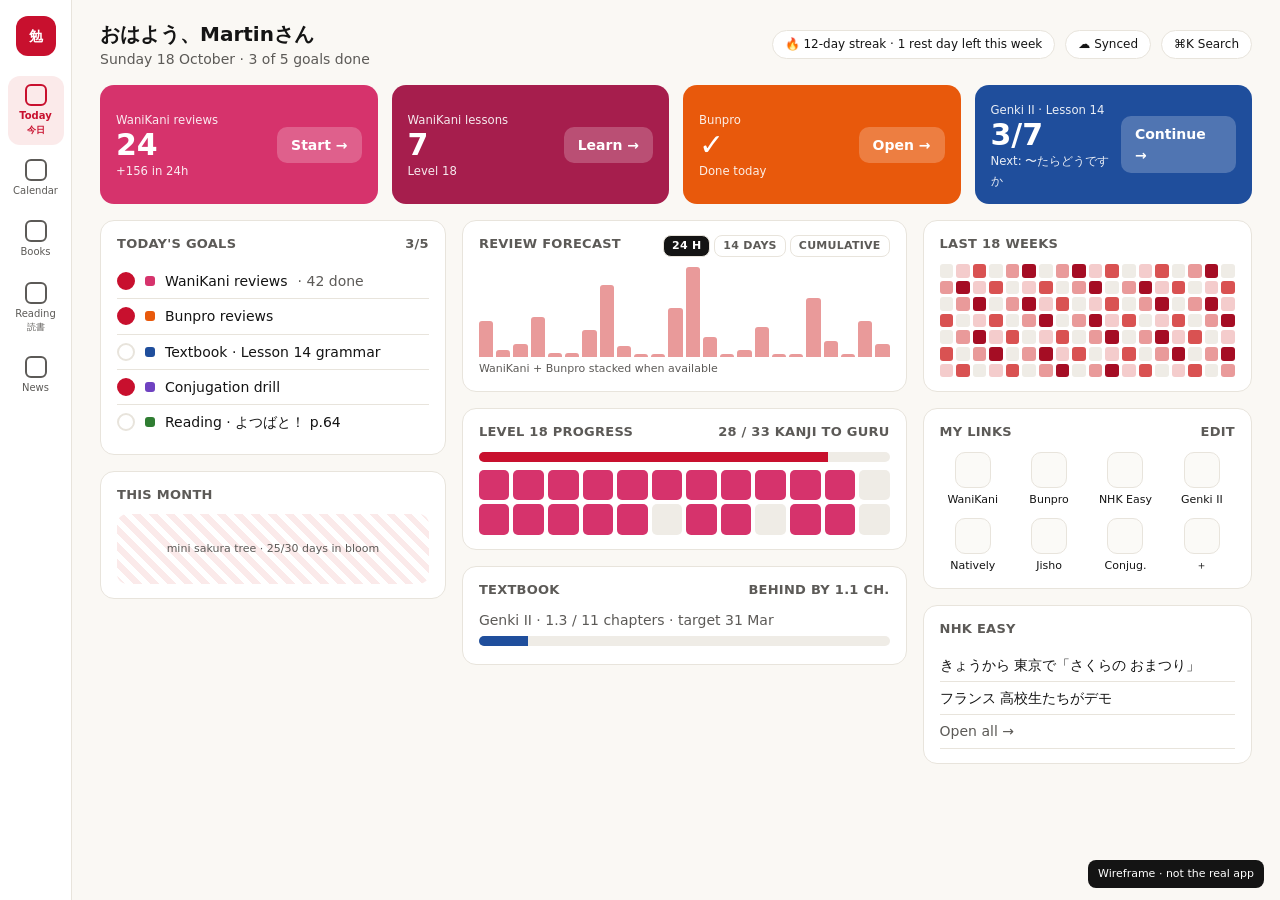
<file: docs/maquettes/source/wire-desktop.html>
<!doctype html>
<html lang="en"><head><meta charset="utf-8"><title>Command centre wireframe</title>
<style>
  :root { --bg:#faf8f4; --card:#fff; --ink:#141414; --muted:#5c5a57; --line:#e8e4dc; --red:#c8102e; --wk:#d6336c; --bp:#e8590c; --book:#1f4e9c; --conj:#6f42c1; --read:#2f7d32; }
  * { box-sizing:border-box; }
  body { margin:0; background:var(--bg); color:var(--ink); font:14px/1.45 -apple-system, "Segoe UI", system-ui, sans-serif; }
  .app { display:grid; grid-template-columns:72px 1fr; min-height:100vh; }
  nav { border-right:1px solid var(--line); background:var(--card); display:flex; flex-direction:column; align-items:center; gap:6px; padding:16px 0; }
  nav .logo { width:40px; height:40px; border-radius:12px; background:var(--red); color:#fff; display:grid; place-items:center; font-weight:700; margin-bottom:14px; }
  nav .item { width:56px; padding:8px 0; border-radius:12px; text-align:center; font-size:10px; color:var(--muted); }
  nav .item.on { background:#fbeaea; color:var(--red); font-weight:700; }
  nav .ico { display:block; width:22px; height:22px; margin:0 auto 3px; border:2px solid currentColor; border-radius:6px; }
  nav .ja { display:block; font-size:9px; }
  main { max-width:1320px; width:100%; margin:0 auto; padding:20px 28px 28px; }
  header { display:flex; align-items:center; justify-content:space-between; margin-bottom:16px; }
  h1 { margin:0; font-size:20px; } .muted { color:var(--muted); }
  .streak { display:flex; align-items:center; gap:10px; }
  .chip { border:1px solid var(--line); background:var(--card); border-radius:999px; padding:5px 12px; font-size:12px; }
  .actions { display:grid; grid-template-columns:repeat(4,1fr); gap:14px; margin-bottom:16px; }
  .act { border-radius:14px; padding:14px 16px; color:#fff; display:flex; justify-content:space-between; align-items:center; min-height:84px; }
  .act b { font-size:30px; display:block; line-height:1; } .act small { opacity:.9; }
  .act .go { background:rgba(255,255,255,.22); border-radius:10px; padding:8px 14px; font-weight:700; }
  .grid { display:grid; grid-template-columns:1.05fr 1.35fr 1fr; gap:16px; align-items:start; }
  .card { background:var(--card); border:1px solid var(--line); border-radius:14px; padding:14px 16px; margin-bottom:16px; }
  .card h3 { margin:0 0 10px; font-size:13px; letter-spacing:.02em; text-transform:uppercase; color:var(--muted); display:flex; justify-content:space-between; }
  .goal { display:flex; align-items:center; gap:10px; padding:7px 0; border-bottom:1px solid var(--line); }
  .goal:last-child { border:0; } .dot { width:18px; height:18px; border-radius:50%; border:2px solid var(--line); flex:none; }
  .goal.done .dot { background:var(--red); border-color:var(--red); }
  .tag { width:10px; height:10px; border-radius:3px; flex:none; }
  .bars { display:flex; align-items:flex-end; gap:3px; height:90px; } .bars i { flex:1; background:#e99a9a; border-radius:3px 3px 0 0; }
  .seg { display:flex; gap:4px; font-size:11px; } .seg span { border:1px solid var(--line); border-radius:8px; padding:2px 8px; } .seg .on { background:var(--ink); color:#fff; }
  .prog { height:10px; background:#efece6; border-radius:99px; overflow:hidden; margin:6px 0 4px; } .prog i { display:block; height:100%; background:var(--red); }
  .kanji { display:grid; grid-template-columns:repeat(12,1fr); gap:4px; margin-top:8px; } .kanji i { aspect-ratio:1; border-radius:5px; background:#efece6; }
  .kanji i.g { background:var(--wk); }
  .heat { display:grid; grid-template-columns:repeat(18,1fr); gap:3px; } .heat i { aspect-ratio:1; border-radius:3px; background:#efece6; }
  .links { display:grid; grid-template-columns:repeat(4,1fr); gap:10px; text-align:center; font-size:11px; } .links i { display:block; width:36px; height:36px; margin:0 auto 4px; border-radius:10px; border:1px solid var(--line); background:#fbfaf7; }
  .news div { padding:6px 0; border-bottom:1px solid var(--line); } .tree { height:70px; border-radius:10px; background:repeating-linear-gradient(45deg,#fbeaea 0 6px,#fff 6px 12px); display:grid; place-items:center; color:var(--muted); font-size:11px; }
  .note { position:fixed; right:16px; bottom:12px; background:var(--ink); color:#fff; font-size:11px; padding:6px 10px; border-radius:8px; }
</style></head>
<body><div class="app">
<nav>
  <div class="logo">勉</div>
  <div class="item on"><i class="ico"></i>Today<span class="ja">今日</span></div>
  <div class="item"><i class="ico"></i>Calendar</div>
  <div class="item"><i class="ico"></i>Books</div>
  <div class="item"><i class="ico"></i>Reading<span class="ja">読書</span></div>
  <div class="item"><i class="ico"></i>News</div>
</nav>
<main>
  <header>
    <div><h1>おはよう、Martinさん</h1><div class="muted">Sunday 18 October · 3 of 5 goals done</div></div>
    <div class="streak"><span class="chip">🔥 12-day streak · 1 rest day left this week</span><span class="chip">☁ Synced</span><span class="chip">⌘K Search</span></div>
  </header>

  <section class="actions">
    <div class="act" style="background:var(--wk)"><div><small>WaniKani reviews</small><b>24</b><small>+156 in 24h</small></div><span class="go">Start →</span></div>
    <div class="act" style="background:#a61e4d"><div><small>WaniKani lessons</small><b>7</b><small>Level 18</small></div><span class="go">Learn →</span></div>
    <div class="act" style="background:var(--bp)"><div><small>Bunpro</small><b>✓</b><small>Done today</small></div><span class="go">Open →</span></div>
    <div class="act" style="background:var(--book)"><div><small>Genki II · Lesson 14</small><b>3/7</b><small>Next: 〜たらどうですか</small></div><span class="go">Continue →</span></div>
  </section>

  <section class="grid">
    <div>
      <div class="card"><h3>Today's goals <span>3/5</span></h3>
        <div class="goal done"><span class="dot"></span><span class="tag" style="background:var(--wk)"></span>WaniKani reviews <span class="muted">· 42 done</span></div>
        <div class="goal done"><span class="dot"></span><span class="tag" style="background:var(--bp)"></span>Bunpro reviews</div>
        <div class="goal"><span class="dot"></span><span class="tag" style="background:var(--book)"></span>Textbook · Lesson 14 grammar</div>
        <div class="goal done"><span class="dot"></span><span class="tag" style="background:var(--conj)"></span>Conjugation drill</div>
        <div class="goal"><span class="dot"></span><span class="tag" style="background:var(--read)"></span>Reading · よつばと！ p.64</div>
      </div>
      <div class="card"><h3>This month</h3><div class="tree">mini sakura tree · 25/30 days in bloom</div></div>
    </div>
    <div>
      <div class="card"><h3>Review forecast <span class="seg"><span class="on">24 h</span><span>14 days</span><span>cumulative</span></span></h3>
        <div class="bars"><i style="height:40%"></i><i style="height:8%"></i><i style="height:15%"></i><i style="height:45%"></i><i style="height:5%"></i><i style="height:5%"></i><i style="height:30%"></i><i style="height:80%"></i><i style="height:12%"></i><i style="height:4%"></i><i style="height:4%"></i><i style="height:55%"></i><i style="height:100%"></i><i style="height:22%"></i><i style="height:4%"></i><i style="height:8%"></i><i style="height:34%"></i><i style="height:4%"></i><i style="height:4%"></i><i style="height:66%"></i><i style="height:18%"></i><i style="height:4%"></i><i style="height:40%"></i><i style="height:15%"></i></div>
        <div class="muted" style="font-size:11px;margin-top:4px">WaniKani + Bunpro stacked when available</div></div>
      <div class="card"><h3>Level 18 progress <span>28 / 33 kanji to Guru</span></h3><div class="prog"><i style="width:85%"></i></div>
        <div class="kanji"><i class="g"></i><i class="g"></i><i class="g"></i><i class="g"></i><i class="g"></i><i class="g"></i><i class="g"></i><i class="g"></i><i class="g"></i><i class="g"></i><i class="g"></i><i></i><i class="g"></i><i class="g"></i><i class="g"></i><i class="g"></i><i class="g"></i><i></i><i class="g"></i><i class="g"></i><i></i><i class="g"></i><i class="g"></i><i></i></div></div>
      <div class="card"><h3>Textbook <span>behind by 1.1 ch.</span></h3><div class="muted">Genki II · 1.3 / 11 chapters · target 31 Mar</div><div class="prog"><i style="width:12%;background:var(--book)"></i></div></div>
    </div>
    <div>
      <div class="card"><h3>Last 18 weeks</h3><div class="heat">%HEAT%</div></div>
      <div class="card"><h3>My links <span>Edit</span></h3><div class="links"><div><i></i>WaniKani</div><div><i></i>Bunpro</div><div><i></i>NHK Easy</div><div><i></i>Genki II</div><div><i></i>Natively</div><div><i></i>Jisho</div><div><i></i>Conjug.</div><div><i></i>＋</div></div></div>
      <div class="card news"><h3>NHK Easy</h3><div>きょうから 東京で「さくらの おまつり」</div><div>フランス 高校生たちがデモ</div><div class="muted">Open all →</div></div>
    </div>
  </section>
</main></div>
<div class="note">Wireframe · not the real app</div>
<script>
  const heat = document.querySelector('.heat');
  heat.innerHTML = Array.from({ length: 126 }, (_, i) => {
    const v = (i * 37) % 11; const c = v < 3 ? '#efece6' : v < 5 ? '#f4cccc' : v < 7 ? '#e99a9a' : v < 9 ? '#d95252' : '#a50d24';
    return `<i style="background:${c}"></i>`;
  }).join('');
</script>
</body></html>
</file>
<file: css/style.css>
/* 桜 theme — washi paper, cherry blossom pinks, indigo ink, vermilion accents. */

:root {
  --bg: #fbf5f2;
  --bg-grad: radial-gradient(120% 60% at 100% 0%, #fde4ea 0%, rgba(253, 228, 234, 0) 60%);
  --card: #ffffff;
  --card-2: #fff8f9;
  --ink: #2a2438;
  --muted: #8a7f8d;
  --line: #f1e2e6;
  --sakura: #f4a7b9;
  --sakura-deep: #e0457b;
  --sakura-soft: #fde4ea;
  --ai: #2f3e75;
  --matcha: #6f9a5b;
  --shu: #d9483b;
  --gold: #c9973f;
  --heat-0: #f3eaec;
  --heat-1: #fbd3dd;
  --heat-2: #f6a9bc;
  --heat-3: #ec7096;
  --heat-4: #c93a6b;
  --shadow: 0 1px 2px rgba(80, 30, 50, 0.05), 0 6px 20px rgba(160, 60, 100, 0.07);
  --radius: 18px;
  --font: 'Zen Maru Gothic', 'Hiragino Maru Gothic ProN', 'Hiragino Sans', -apple-system, system-ui, sans-serif;
  color-scheme: light;
}

@media (prefers-color-scheme: dark) {
  :root:not([data-theme='light']) {
    --bg: #15131f;
    --bg-grad: radial-gradient(120% 60% at 100% 0%, #3a2135 0%, rgba(58, 33, 53, 0) 60%);
    --card: #211d2e;
    --card-2: #282336;
    --ink: #f4eef2;
    --muted: #a69bb0;
    --line: #322b42;
    --sakura-soft: #3d2537;
    --ai: #8ea0e6;
    --heat-0: #2a2538;
    --heat-1: #4f2c45;
    --heat-2: #7e3a62;
    --heat-3: #b84a7f;
    --heat-4: #f07aa6;
    --shadow: 0 1px 2px rgba(0, 0, 0, 0.3), 0 8px 24px rgba(0, 0, 0, 0.25);
    color-scheme: dark;
  }
}

:root[data-theme='dark'] {
  --bg: #15131f;
  --bg-grad: radial-gradient(120% 60% at 100% 0%, #3a2135 0%, rgba(58, 33, 53, 0) 60%);
  --card: #211d2e;
  --card-2: #282336;
  --ink: #f4eef2;
  --muted: #a69bb0;
  --line: #322b42;
  --sakura-soft: #3d2537;
  --ai: #8ea0e6;
  --heat-0: #2a2538;
  --heat-1: #4f2c45;
  --heat-2: #7e3a62;
  --heat-3: #b84a7f;
  --heat-4: #f07aa6;
  --shadow: 0 1px 2px rgba(0, 0, 0, 0.3), 0 8px 24px rgba(0, 0, 0, 0.25);
  color-scheme: dark;
}

* { box-sizing: border-box; -webkit-tap-highlight-color: transparent; }
[hidden] { display: none !important; }

html, body { margin: 0; }

body {
  font-family: var(--font);
  background: var(--bg-grad), var(--bg);
  background-attachment: fixed;
  color: var(--ink);
  min-height: 100vh;
  min-height: 100dvh;
  -webkit-font-smoothing: antialiased;
  line-height: 1.45;
}

a { color: var(--sakura-deep); text-decoration: none; }
button { font: inherit; color: inherit; }
input, select, textarea { font: inherit; color: var(--ink); }

/* ---------- top bar ---------- */

.topbar {
  position: sticky;
  top: 0;
  z-index: 10;
  display: flex;
  align-items: center;
  justify-content: space-between;
  padding: calc(env(safe-area-inset-top) + 10px) 16px 10px;
  background: color-mix(in srgb, var(--bg) 82%, transparent);
  backdrop-filter: saturate(1.4) blur(14px);
  -webkit-backdrop-filter: saturate(1.4) blur(14px);
}

.brand { display: flex; align-items: center; gap: 10px; }
.brand-mark {
  display: grid; place-items: center;
  width: 38px; height: 38px; border-radius: 12px;
  background: linear-gradient(145deg, var(--sakura), var(--sakura-deep));
  color: #fff; font-weight: 700; font-size: 20px;
  box-shadow: 0 4px 12px rgba(224, 69, 123, 0.35);
}
.brand-title { font-weight: 700; font-size: 18px; letter-spacing: 0.02em; }
.brand-title small { font-weight: 500; color: var(--muted); font-size: 13px; }
.brand-date { font-size: 12px; color: var(--muted); }

.icon-btn {
  border: 0; background: var(--card); width: 40px; height: 40px; border-radius: 12px;
  font-size: 20px; box-shadow: var(--shadow); cursor: pointer;
}

/* ---------- layout ---------- */

main {
  padding: 4px 16px calc(env(safe-area-inset-bottom) + 96px);
  max-width: 640px;
  margin: 0 auto;
  outline: none;
}

.section-title {
  display: flex; align-items: baseline; justify-content: space-between; gap: 8px;
  margin: 22px 4px 10px; font-size: 15px; font-weight: 700;
}
.section-title .ja { font-size: 17px; }
.section-title .en { color: var(--muted); font-weight: 500; font-size: 13px; margin-left: 6px; }

.card {
  background: var(--card);
  border-radius: var(--radius);
  box-shadow: var(--shadow);
  padding: 16px;
  margin-bottom: 12px;
  border: 1px solid var(--line);
}
.card h3 { margin: 0 0 4px; font-size: 16px; }
.card .sub { color: var(--muted); font-size: 13px; }

.row { display: flex; align-items: center; gap: 12px; }
.row.between { justify-content: space-between; }
.grow { flex: 1; min-width: 0; }
.muted { color: var(--muted); }
.small { font-size: 12px; }
.center { text-align: center; }
.hidden { display: none !important; }

.btn {
  display: inline-flex; align-items: center; justify-content: center; gap: 6px;
  border: 0; border-radius: 12px; padding: 9px 14px; cursor: pointer;
  background: var(--sakura-soft); color: var(--sakura-deep); font-weight: 700; font-size: 14px;
}
.btn.primary { background: var(--sakura-deep); color: #fff; }
.btn.ghost { background: transparent; border: 1px solid var(--line); color: var(--ink); }
.btn.small { padding: 6px 10px; font-size: 12px; border-radius: 10px; }
.btn.danger { background: transparent; color: var(--shu); border: 1px solid var(--line); }

.pill {
  display: inline-flex; align-items: center; gap: 4px; padding: 3px 9px;
  border-radius: 999px; background: var(--sakura-soft); color: var(--sakura-deep);
  font-size: 12px; font-weight: 700;
}
.pill.ok { background: color-mix(in srgb, var(--matcha) 18%, transparent); color: var(--matcha); }
.pill.warn { background: color-mix(in srgb, var(--shu) 15%, transparent); color: var(--shu); }
.pill.ai { background: color-mix(in srgb, var(--ai) 15%, transparent); color: var(--ai); }

.bar { height: 8px; border-radius: 99px; background: var(--heat-0); overflow: hidden; }
.bar > span { display: block; height: 100%; border-radius: 99px; background: linear-gradient(90deg, var(--sakura), var(--sakura-deep)); transition: width 0.4s; }

.empty { text-align: center; color: var(--muted); padding: 18px 8px; font-size: 14px; }

/* ---------- hero (tree + streak) ---------- */

.hero {
  position: relative; overflow: hidden;
  background: linear-gradient(160deg, var(--card) 0%, var(--card-2) 100%);
  padding: 16px 16px 12px;
}
.hero-top { display: flex; justify-content: space-between; align-items: flex-start; gap: 12px; }
.greeting { font-size: 20px; font-weight: 700; }
.greeting-en { color: var(--muted); font-size: 13px; }
.streak { text-align: right; }
.streak-num { font-size: 34px; font-weight: 700; color: var(--sakura-deep); line-height: 1; }
.streak-label { font-size: 12px; color: var(--muted); }
.tree-wrap { position: relative; height: 180px; margin-top: 4px; }
.tree-wrap svg { width: 100%; height: 100%; }
.bloom { transform-box: fill-box; transform-origin: center; animation: pop 0.5s ease-out both; }
@keyframes pop { from { transform: scale(0); } to { transform: scale(1); } }
.petal { position: absolute; top: -10px; font-size: 14px; opacity: 0; animation: fall linear infinite backwards; pointer-events: none; }
@keyframes fall {
  0% { transform: translate(0, 0) rotate(0deg); opacity: 0; }
  10% { opacity: 0.9; }
  100% { transform: translate(-40px, 200px) rotate(260deg); opacity: 0; }
}
.tree-caption { display: flex; justify-content: space-between; font-size: 12px; color: var(--muted); }

.proverb { font-size: 14px; }
.proverb .jp { font-size: 17px; font-weight: 700; }

/* ---------- goals ---------- */

.goal {
  display: flex; align-items: center; gap: 12px; padding: 10px 2px;
  border-bottom: 1px solid var(--line);
}
.goal:last-child { border-bottom: 0; }
.check {
  flex: none; width: 28px; height: 28px; border-radius: 50%;
  border: 2px solid var(--sakura); background: transparent; cursor: pointer;
  display: grid; place-items: center; color: #fff; font-size: 15px; transition: all 0.2s;
}
.check.on { background: var(--sakura-deep); border-color: var(--sakura-deep); }
.goal-icon { font-size: 20px; width: 26px; text-align: center; }
.goal-name { font-weight: 700; font-size: 15px; }
.goal-name .ja { color: var(--muted); font-weight: 500; font-size: 12px; margin-left: 4px; }
.goal.done .goal-name { text-decoration: line-through; text-decoration-color: var(--sakura); opacity: 0.75; }
.goal-open { font-size: 12px; padding: 6px 10px; }

.ring { width: 54px; height: 54px; }
.ring circle { fill: none; stroke-width: 6; }
.ring .track { stroke: var(--heat-0); }
.ring .val { stroke: var(--sakura-deep); stroke-linecap: round; transition: stroke-dashoffset 0.4s; }
.ring text { font-size: 13px; font-weight: 700; fill: var(--ink); }

/* ---------- stats ---------- */

.stats { display: grid; grid-template-columns: repeat(3, 1fr); gap: 8px; margin-top: 12px; }
.stat { background: var(--card-2); border-radius: 14px; padding: 10px; text-align: center; border: 1px solid var(--line); }
.stat b { display: block; font-size: 22px; }
.stat span { font-size: 11px; color: var(--muted); }

.forecast { display: flex; align-items: flex-end; gap: 2px; height: 46px; margin-top: 10px; }
.forecast span { flex: 1; background: var(--sakura); border-radius: 3px 3px 0 0; min-height: 2px; opacity: 0.85; }
.forecast-axis { display: flex; justify-content: space-between; font-size: 10px; color: var(--muted); margin-top: 2px; }

.srs { display: flex; height: 10px; border-radius: 99px; overflow: hidden; margin-top: 12px; }
.srs-legend { display: flex; flex-wrap: wrap; gap: 4px 12px; font-size: 11px; color: var(--muted); margin-top: 6px; }
.srs-legend i { display: inline-block; width: 8px; height: 8px; border-radius: 2px; margin-right: 4px; }

/* ---------- calendar ---------- */

.cal-head { display: flex; align-items: center; justify-content: space-between; margin-bottom: 10px; }
.cal-head h3 { margin: 0; }
.cal-grid { display: grid; grid-template-columns: repeat(7, 1fr); gap: 5px; }
.cal-dow { text-align: center; font-size: 11px; color: var(--muted); padding-bottom: 2px; }
.cal-dow.sun { color: var(--shu); }
.cal-day {
  aspect-ratio: 1; border-radius: 10px; border: 0; cursor: pointer; position: relative;
  background: var(--heat-0); font-size: 13px; font-weight: 700; padding: 0;
  display: flex; flex-direction: column; align-items: center; justify-content: center;
}
.cal-day.l1 { background: var(--heat-1); }
.cal-day.l2 { background: var(--heat-2); }
.cal-day.l3 { background: var(--heat-3); color: #fff; }
.cal-day.l4 { background: var(--heat-4); color: #fff; }
.cal-day.today { outline: 2px solid var(--ai); outline-offset: 1px; }
.cal-day.future { opacity: 0.45; }
.cal-day.blank { background: transparent; cursor: default; }
.cal-dots { display: flex; gap: 2px; margin-top: 2px; height: 5px; }
.cal-dots i { width: 4px; height: 4px; border-radius: 50%; }
.legend { display: flex; align-items: center; gap: 4px; justify-content: flex-end; font-size: 11px; color: var(--muted); margin-top: 10px; }
.legend i { width: 12px; height: 12px; border-radius: 3px; display: inline-block; }
.act-legend { display: flex; flex-wrap: wrap; gap: 6px 12px; margin-top: 10px; font-size: 12px; color: var(--muted); }
.act-legend i { display: inline-block; width: 8px; height: 8px; border-radius: 50%; margin-right: 4px; }

.year-strip { display: grid; grid-auto-flow: column; grid-template-rows: repeat(7, auto); grid-auto-columns: minmax(0, 1fr); gap: 2px; }
.year-strip i { aspect-ratio: 1; border-radius: 2px; background: var(--heat-0); }
.year-strip i.l1 { background: var(--heat-1); }
.year-strip i.l2 { background: var(--heat-2); }
.year-strip i.l3 { background: var(--heat-3); }
.year-strip i.l4 { background: var(--heat-4); }

.badges { display: grid; grid-template-columns: repeat(3, 1fr); gap: 8px; }
.badge {
  background: var(--card); border: 1px solid var(--line); border-radius: 16px;
  padding: 12px 6px; text-align: center; box-shadow: var(--shadow);
}
.badge .b-icon { font-size: 28px; }
.badge .b-ja { font-weight: 700; font-size: 13px; margin-top: 2px; }
.badge .b-en { font-size: 10.5px; color: var(--muted); }
.badge.locked { opacity: 0.38; filter: grayscale(1); box-shadow: none; }

/* ---------- books ---------- */

.segmented {
  display: flex; background: var(--card); border: 1px solid var(--line); border-radius: 14px;
  padding: 4px; gap: 4px; overflow-x: auto; margin-bottom: 12px;
}
.segmented button {
  flex: 1; border: 0; background: transparent; border-radius: 10px; padding: 8px 6px;
  font-weight: 700; font-size: 13px; white-space: nowrap; cursor: pointer; color: var(--muted);
}
.segmented button.on { background: var(--sakura-deep); color: #fff; }

.chapter { padding: 0; overflow: hidden; }
.chapter > summary {
  list-style: none; display: flex; align-items: center; gap: 12px; padding: 14px 16px; cursor: pointer;
}
.chapter > summary::-webkit-details-marker { display: none; }
.ch-num {
  flex: none; width: 38px; height: 38px; border-radius: 12px; display: grid; place-items: center;
  font-weight: 700; background: var(--sakura-soft); color: var(--sakura-deep);
}
.chapter.complete .ch-num { background: var(--sakura-deep); color: #fff; }
.ch-title { font-weight: 700; }
.ch-title .en { display: block; font-size: 12px; color: var(--muted); font-weight: 500; }
.ch-body { padding: 0 16px 16px; border-top: 1px solid var(--line); }
.chips { display: flex; flex-wrap: wrap; gap: 6px; margin-top: 12px; }
.chip {
  border: 1.5px solid var(--line); background: var(--card-2); border-radius: 999px;
  padding: 6px 11px; font-size: 13px; cursor: pointer; font-weight: 500;
}
.chip.on { background: var(--sakura-deep); border-color: var(--sakura-deep); color: #fff; }
.grammar { margin: 12px 0 0; padding: 0; list-style: none; }
.grammar li { display: flex; align-items: center; gap: 10px; padding: 6px 0; font-size: 14px; }
.grammar .check { width: 22px; height: 22px; font-size: 12px; }
.grammar li.on span { opacity: 0.6; text-decoration: line-through; text-decoration-color: var(--sakura); }

.pace { display: grid; grid-template-columns: 1fr 1fr; gap: 8px; margin-top: 12px; }

/* ---------- reading / news ---------- */

.book-item .title { font-weight: 700; }
.stepper { display: flex; align-items: center; gap: 6px; }
.stepper button { width: 32px; height: 32px; border-radius: 10px; border: 1px solid var(--line); background: var(--card-2); cursor: pointer; font-weight: 700; }
.stepper input { width: 64px; text-align: center; border: 1px solid var(--line); border-radius: 10px; padding: 6px; background: var(--card-2); }

.news-item { display: flex; gap: 12px; align-items: flex-start; padding: 12px 2px; border-bottom: 1px solid var(--line); }
.news-item:last-child { border-bottom: 0; }
.news-item a { color: var(--ink); font-weight: 500; font-size: 15px; }
.news-item.read a { color: var(--muted); }
.news-date { font-size: 11px; color: var(--muted); margin-top: 2px; }

.link-list { display: grid; gap: 8px; }
.link-tile {
  display: flex; align-items: center; gap: 12px; padding: 12px 14px; border-radius: 14px;
  background: var(--card); border: 1px solid var(--line); color: var(--ink); box-shadow: var(--shadow);
}
.link-tile .grow b { display: block; font-size: 14px; }
.link-tile .grow span { font-size: 12px; color: var(--muted); }

/* ---------- forms ---------- */

.field { display: block; margin: 12px 0; }
.field > span { display: block; font-size: 13px; font-weight: 700; margin-bottom: 4px; }
.field > small { display: block; color: var(--muted); font-size: 12px; margin-top: 4px; }
.input {
  width: 100%; border: 1px solid var(--line); background: var(--card-2); border-radius: 12px;
  padding: 10px 12px; font-size: 16px; /* ≥16px avoids iOS zoom */
}
.switch-row { display: flex; align-items: center; justify-content: space-between; padding: 8px 0; border-bottom: 1px solid var(--line); }
.switch { position: relative; width: 48px; height: 28px; flex: none; }
.switch input { opacity: 0; width: 0; height: 0; }
.switch span { position: absolute; inset: 0; background: var(--heat-0); border-radius: 99px; transition: 0.2s; cursor: pointer; }
.switch span::after { content: ''; position: absolute; width: 22px; height: 22px; left: 3px; top: 3px; border-radius: 50%; background: #fff; box-shadow: 0 1px 3px rgba(0,0,0,0.25); transition: 0.2s; }
.switch input:checked + span { background: var(--sakura-deep); }
.switch input:checked + span::after { transform: translateX(20px); }

/* ---------- tab bar ---------- */

.tabbar {
  position: fixed; left: 0; right: 0; bottom: 0; z-index: 20;
  display: grid; grid-template-columns: repeat(5, 1fr);
  padding: 6px 6px calc(env(safe-area-inset-bottom) + 6px);
  background: color-mix(in srgb, var(--card) 88%, transparent);
  backdrop-filter: saturate(1.4) blur(16px);
  -webkit-backdrop-filter: saturate(1.4) blur(16px);
  border-top: 1px solid var(--line);
}
.tabbar button {
  border: 0; background: transparent; cursor: pointer; padding: 6px 2px; border-radius: 12px;
  display: flex; flex-direction: column; align-items: center; color: var(--muted);
}
.tab-ja { font-size: 17px; font-weight: 700; }
.tab-en { font-size: 10px; }
.tabbar button.on { color: var(--sakura-deep); background: var(--sakura-soft); }

/* ---------- sheet & toast ---------- */

.sheet-backdrop { position: fixed; inset: 0; background: rgba(20, 10, 20, 0.4); z-index: 30; }
.sheet {
  position: fixed; left: 0; right: 0; bottom: 0; z-index: 31;
  max-height: 88vh; overflow-y: auto; background: var(--bg);
  border-radius: 24px 24px 0 0; padding: 10px 16px calc(env(safe-area-inset-bottom) + 20px);
  max-width: 640px; margin: 0 auto; animation: up 0.25s ease-out;
}
@keyframes up { from { transform: translateY(100%); } to { transform: translateY(0); } }
.sheet-grip { width: 40px; height: 5px; border-radius: 9px; background: var(--line); margin: 0 auto 10px; }
.sheet h2 { margin: 4px 0 8px; font-size: 20px; }

.toast {
  position: fixed; left: 50%; bottom: calc(env(safe-area-inset-bottom) + 86px); transform: translateX(-50%);
  z-index: 40; background: var(--ink); color: var(--bg); padding: 10px 16px; border-radius: 14px;
  font-size: 14px; font-weight: 700; box-shadow: var(--shadow); max-width: calc(100% - 32px); text-align: center;
}

@media (prefers-reduced-motion: reduce) {
  .petal, .bloom, .sheet { animation: none; }
}

/* ---------- learned kanji & furigana ---------- */

.fg {
  cursor: pointer;
  text-decoration: underline dotted color-mix(in srgb, var(--sakura-deep) 45%, transparent);
  text-underline-offset: 0.22em;
  text-decoration-thickness: 1.5px;
}
.ja-hint { color: var(--muted); font-weight: 500; }
.furi {
  position: absolute; z-index: 50; pointer-events: none;
  background: var(--ink); color: var(--bg); font-weight: 700; font-size: 14px;
  padding: 4px 10px; border-radius: 10px; box-shadow: var(--shadow); white-space: nowrap;
  animation: furi-in 0.15s ease-out;
}
.furi::after {
  content: ''; position: absolute; left: 50%; bottom: -5px; transform: translateX(-50%);
  border: 5px solid transparent; border-bottom: 0; border-top-color: var(--ink);
}
@keyframes furi-in { from { opacity: 0; transform: translateY(4px); } to { opacity: 1; transform: none; } }

/* ---------- top bar actions ---------- */

.top-actions { display: flex; align-items: center; gap: 8px; margin-left: auto; }
#sync-badge { cursor: default; }

/* ---------- dashboard columns (stack on phones) ---------- */

.dash > .col { min-width: 0; }

/* ---------- desktop: sidebar + two-column dashboard ---------- */

@media (min-width: 1000px) {
  :root { --sidebar: 210px; }

  .topbar { padding: 18px 40px 12px calc(var(--sidebar) + 40px); z-index: 30; }
  .topbar .brand { position: fixed; left: 22px; top: 22px; }

  main {
    max-width: 1360px;
    margin: 0;
    padding: 4px 40px 48px calc(var(--sidebar) + 40px);
  }

  .dash {
    display: grid;
    grid-template-columns: minmax(0, 1fr) minmax(0, 1fr);
    gap: 0 28px;
    align-items: start;
  }

  .tabbar {
    top: 0; right: auto; bottom: 0; width: var(--sidebar);
    display: flex; flex-direction: column; gap: 4px;
    padding: 96px 14px 20px;
    border-top: 0; border-right: 1px solid var(--line);
  }
  .tabbar button {
    flex-direction: row; justify-content: flex-start; gap: 12px;
    padding: 10px 14px; text-align: left;
  }
  .tab-ja { font-size: 20px; min-width: 2.2em; }
  .tab-en { font-size: 14px; font-weight: 700; }

  .tree-wrap { height: 230px; }
  .greeting { font-size: 24px; }

  .sheet {
    top: 50%; bottom: auto; left: 50%; right: auto;
    width: min(600px, calc(100vw - 80px)); max-height: 86vh;
    transform: translate(-50%, -50%);
    border-radius: 24px; padding: 18px 28px 28px;
    animation: pop-in 0.18s ease-out;
  }
  @keyframes pop-in { from { opacity: 0; transform: translate(-50%, -46%); } to { opacity: 1; transform: translate(-50%, -50%); } }
  .sheet-grip { display: none; }

  .toast { bottom: 28px; left: calc(50% + var(--sidebar) / 2); }
  .badges { grid-template-columns: repeat(4, 1fr); }
  .card { padding: 18px 20px; }
}

@media (min-width: 1500px) {
  .badges { grid-template-columns: repeat(6, 1fr); }
}

/* ---------- My links ---------- */

.links-grid { display: grid; grid-template-columns: repeat(auto-fill, minmax(76px, 1fr)); gap: 10px 6px; }
.li {
  display: flex; flex-direction: column; align-items: center; gap: 6px; padding: 6px 2px;
  border-radius: 14px; color: var(--ink); text-align: center; min-width: 0;
}
.li:hover { background: var(--sakura-soft); }
.li-icon {
  width: 46px; height: 46px; border-radius: 13px; display: grid; place-items: center;
  background: var(--card-2); border: 1px solid var(--line); box-shadow: var(--shadow); overflow: hidden;
}
.li-emoji { font-size: 24px; line-height: 1; }
.li-fav { width: 26px; height: 26px; }
.li-letter { font-weight: 700; font-size: 20px; color: var(--sakura-deep); }
.li-title { font-size: 11.5px; line-height: 1.2; max-width: 100%; overflow: hidden; display: -webkit-box; -webkit-line-clamp: 2; -webkit-box-orient: vertical; }
.link-row { display: flex; gap: 8px; align-items: center; padding: 8px 0; border-bottom: 1px solid var(--line); }
.link-row .input { padding: 7px 10px; font-size: 14px; }
.li-in-icon { width: 52px !important; text-align: center; font-size: 18px !important; flex: none; }
.link-fields { display: flex; flex-direction: column; gap: 4px; }
.link-btns { display: flex; gap: 4px; flex: none; }
.link-btns .btn { padding: 6px 8px; }
.link-btns .btn:disabled { opacity: 0.35; }
.link-add { border-bottom: 0; }
@media (max-width: 420px) { .link-btns { flex-direction: column; } }
</file>
